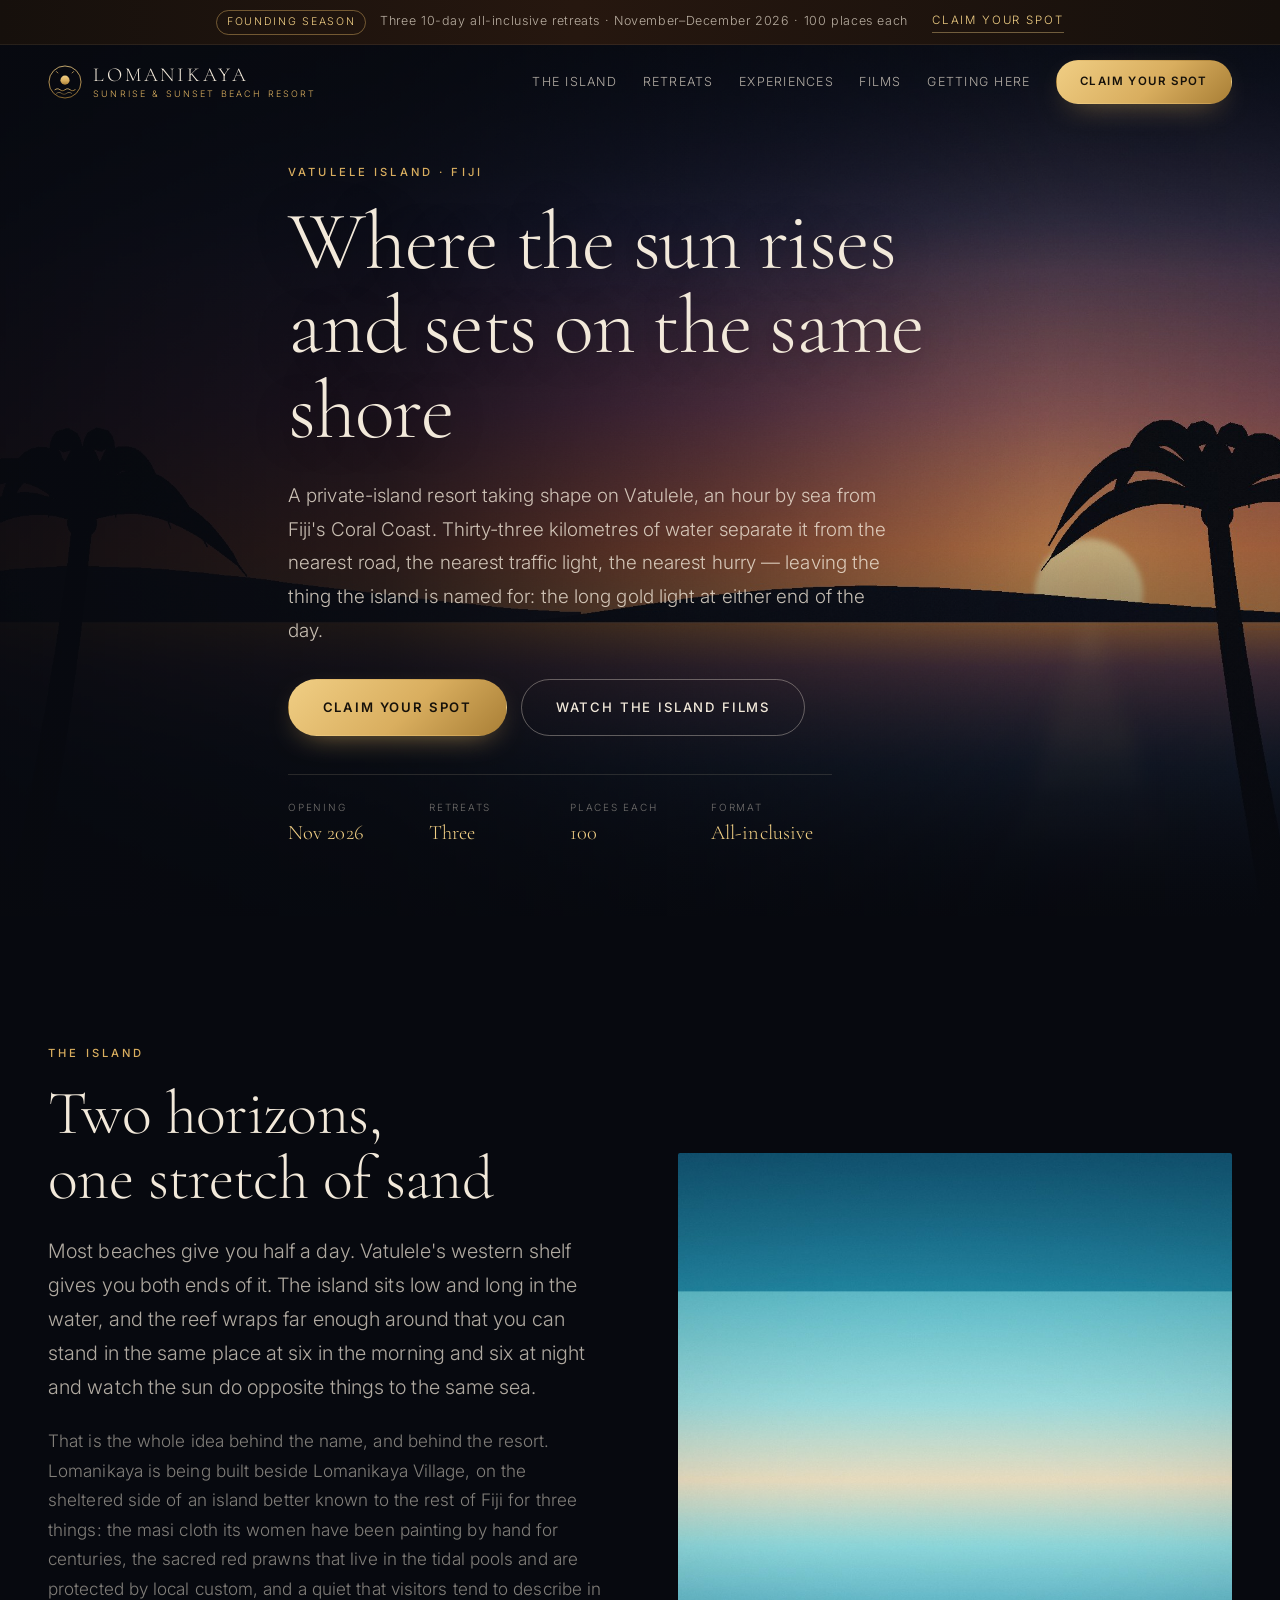
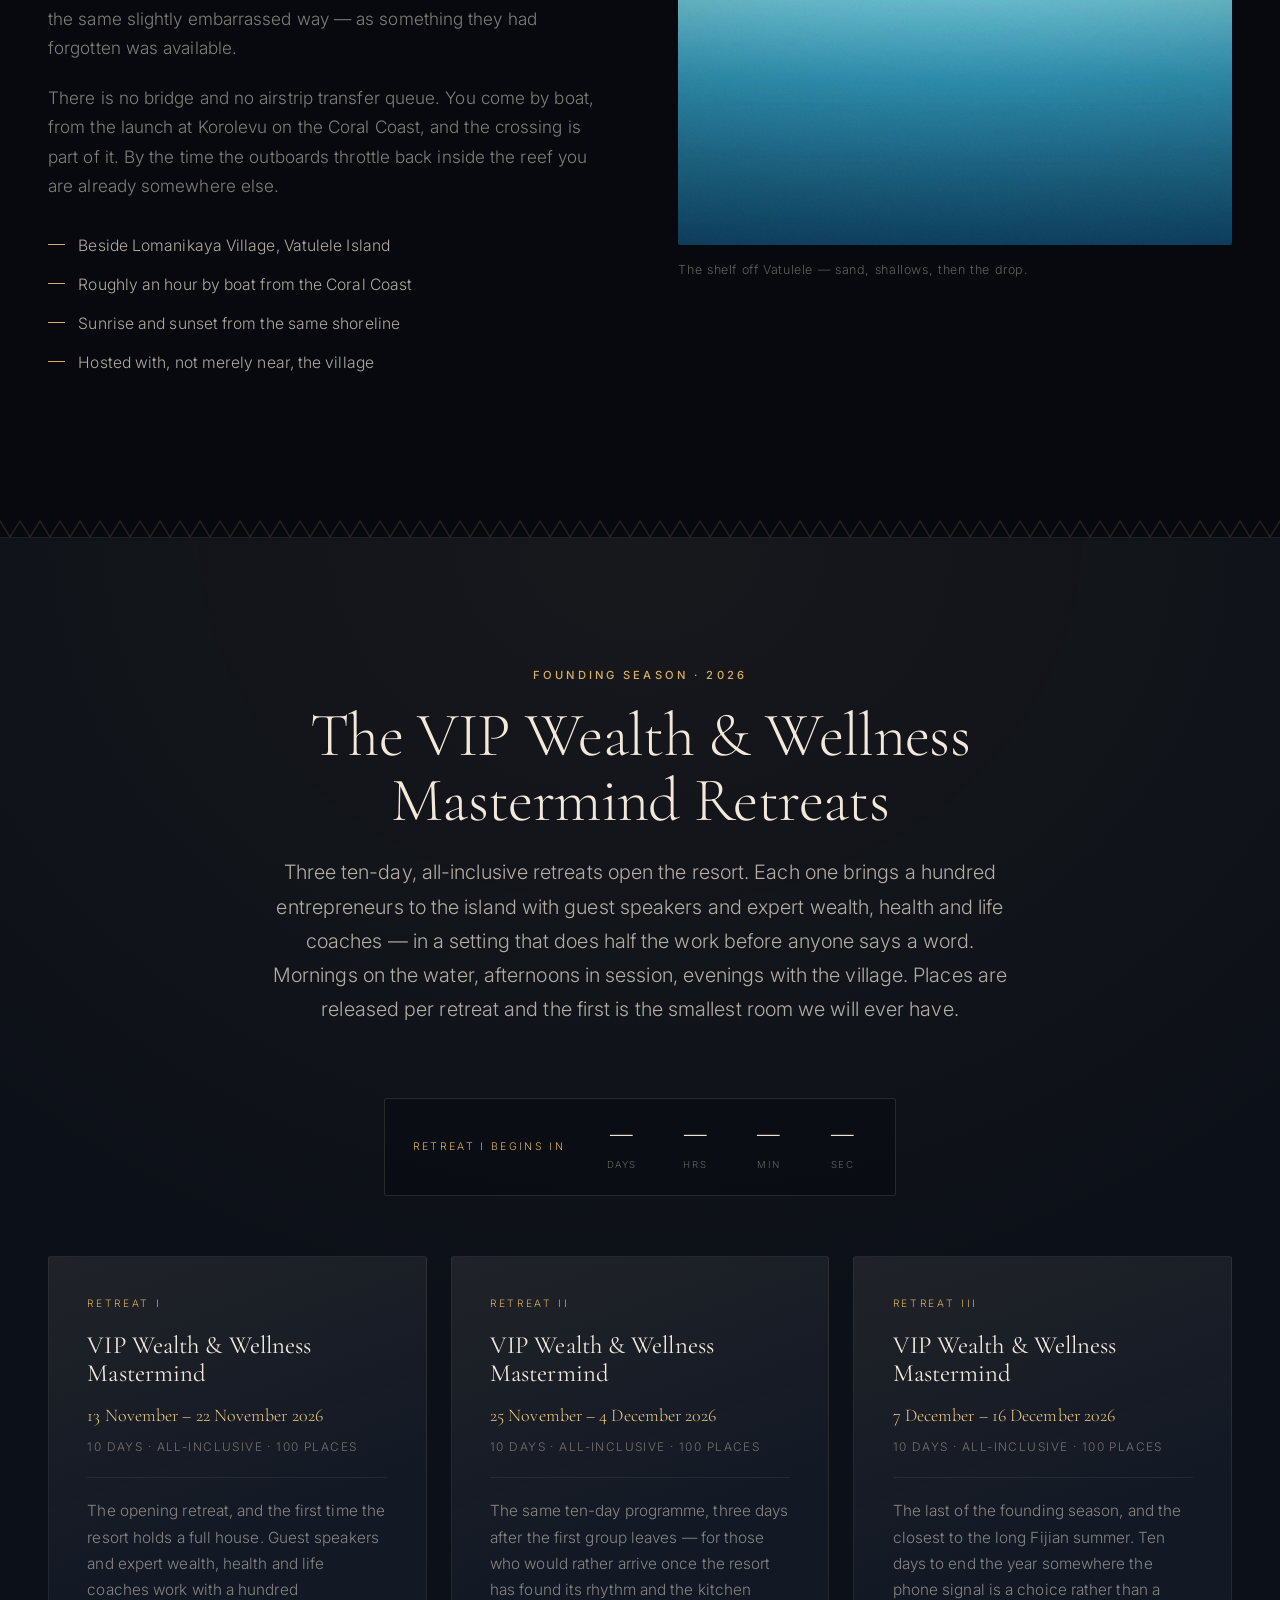
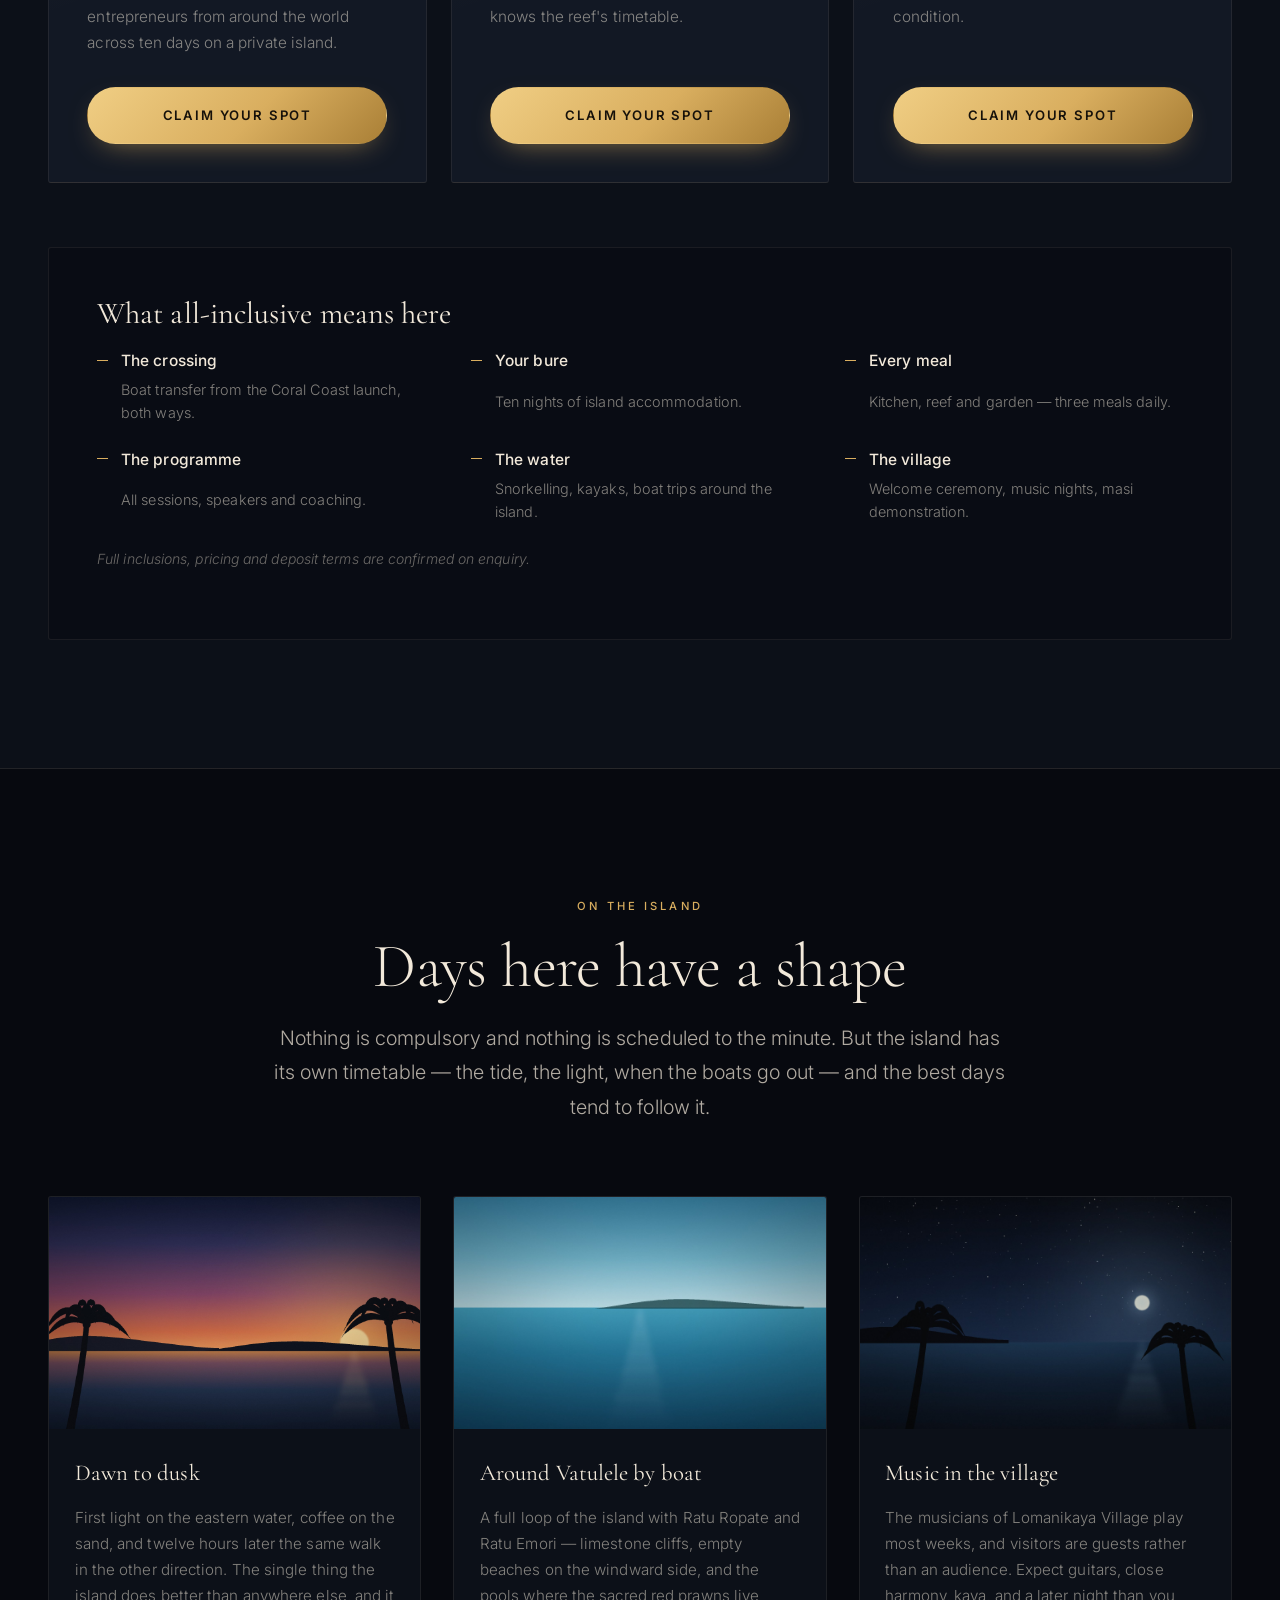
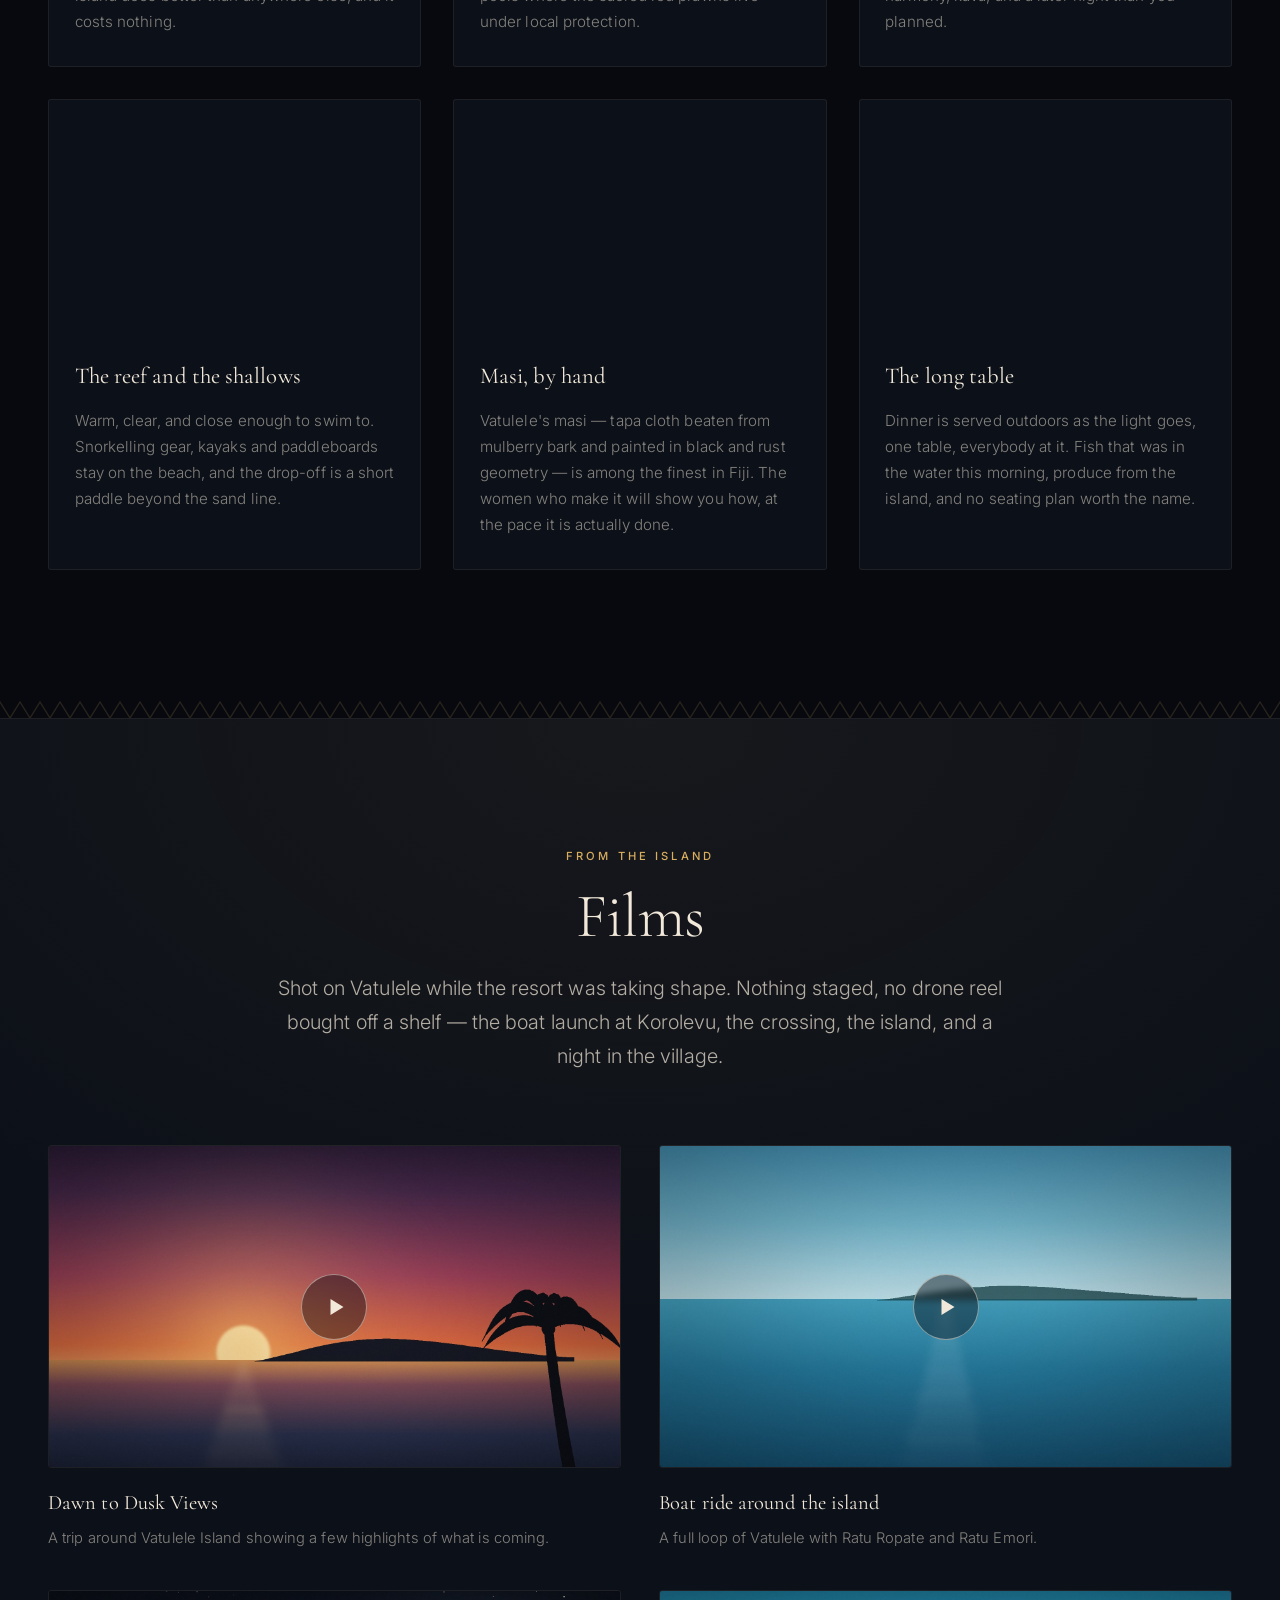
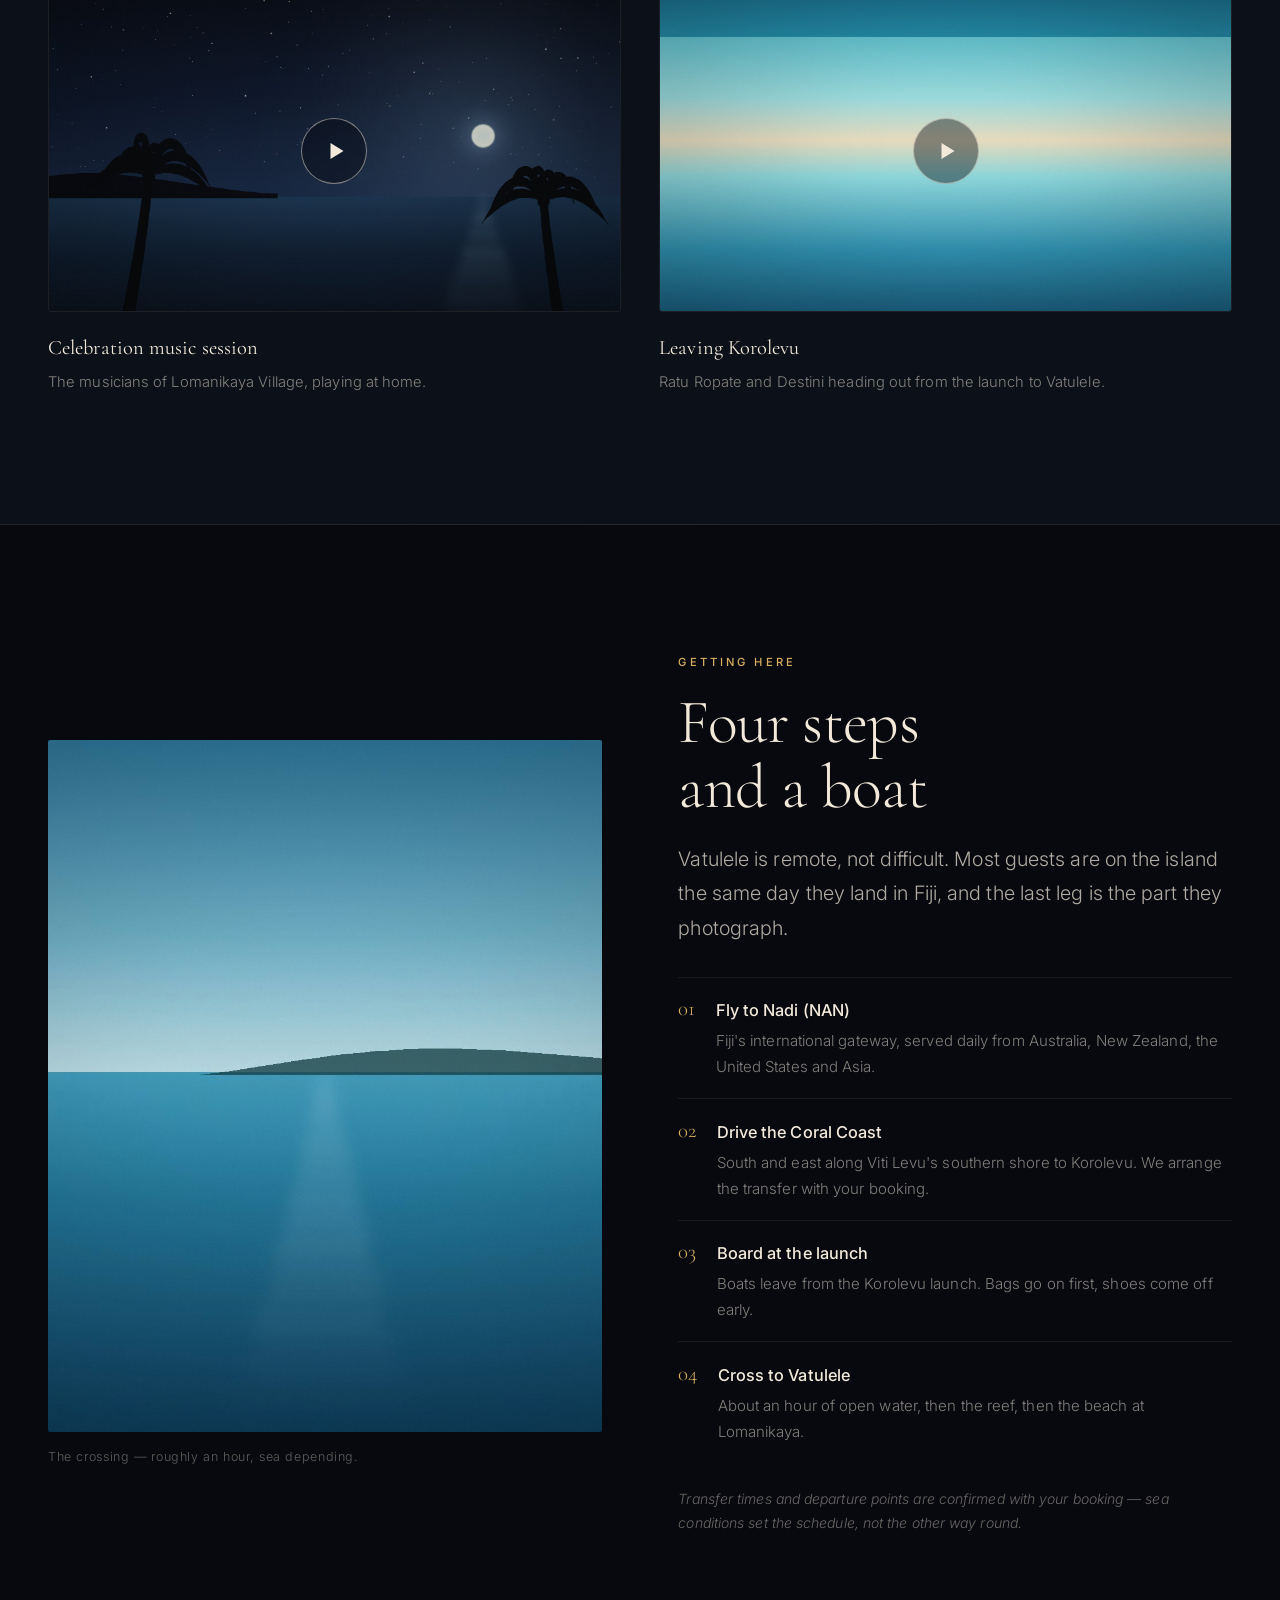
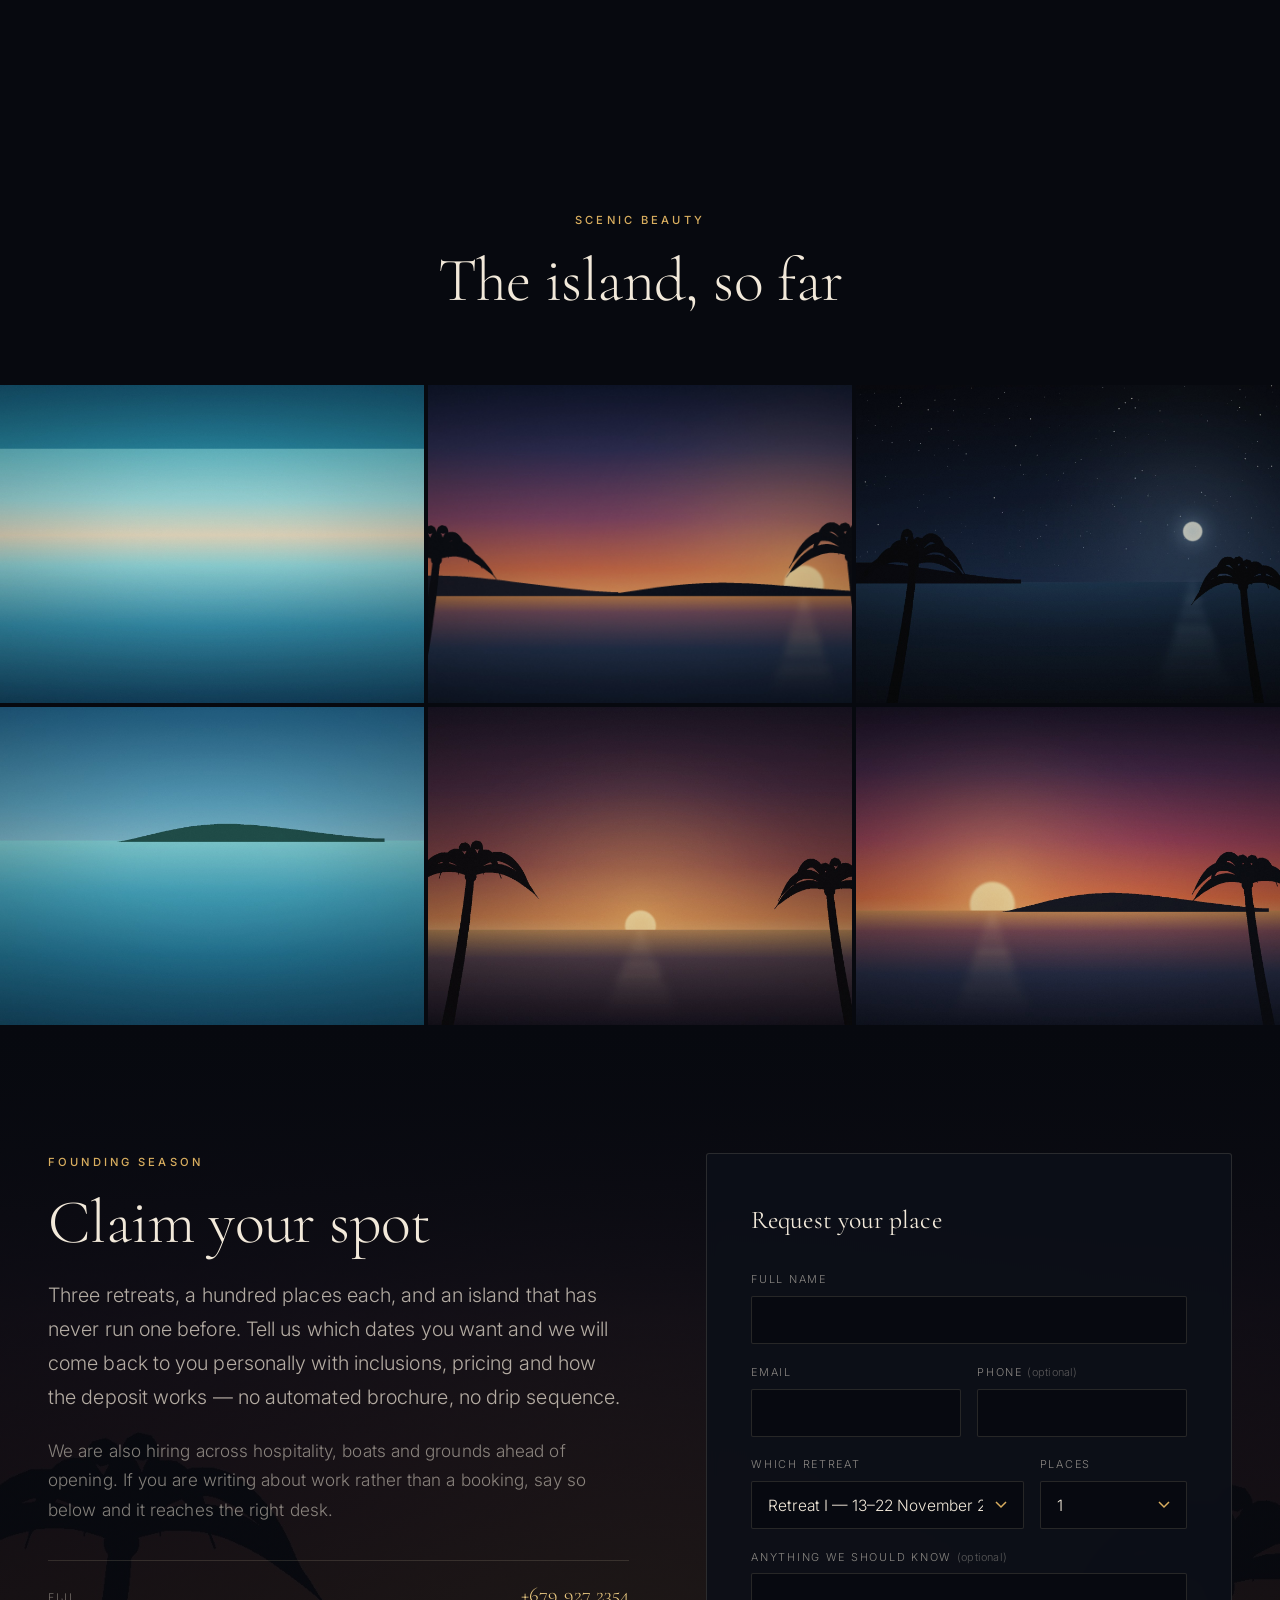
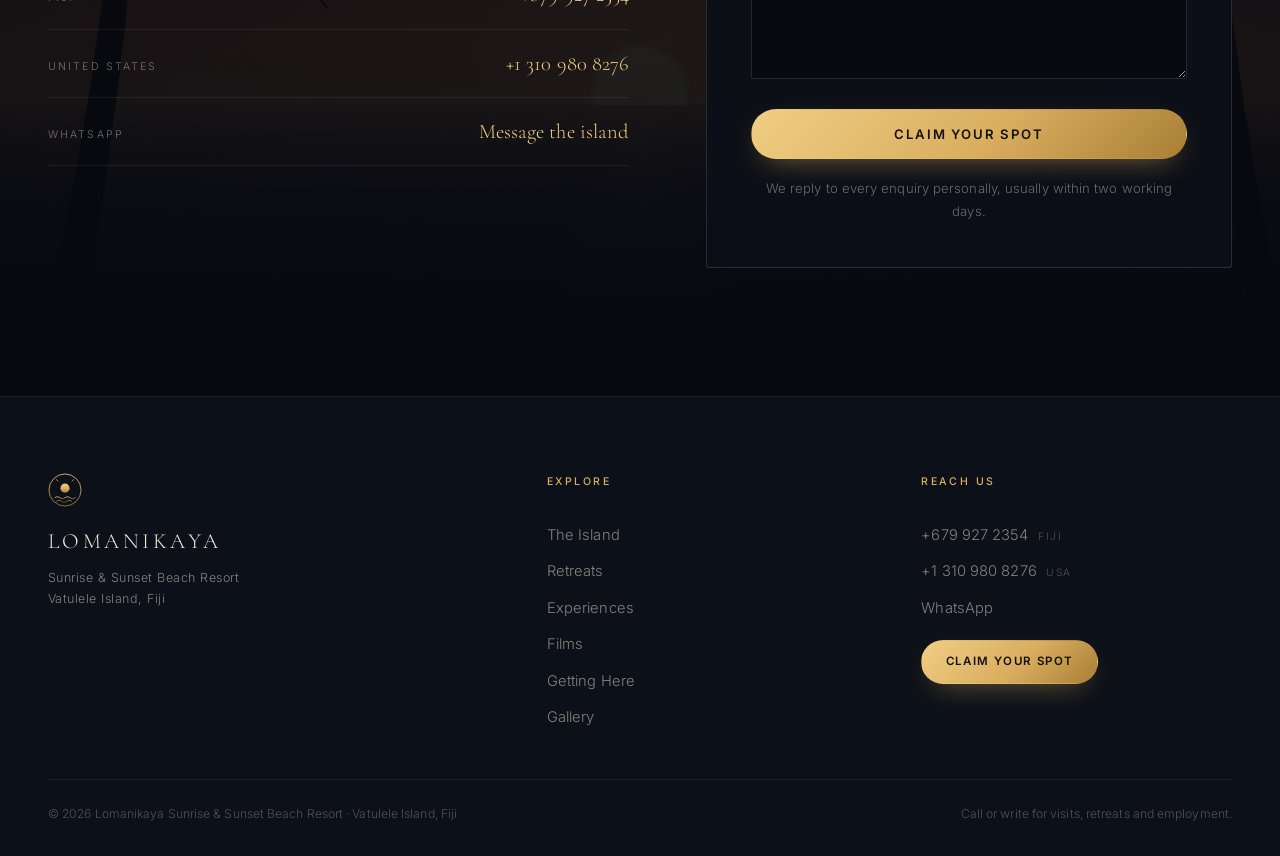
<file: index.html>
<!DOCTYPE html>
<html lang="en">
<head>
<meta charset="utf-8">
<meta name="viewport" content="width=device-width, initial-scale=1">
<title>Lomanikaya Sunrise &amp; Sunset Beach Resort — Vatulele Island, Fiji</title>
<meta name="description" content="A private-island retreat taking shape on Vatulele Island, Fiji. Three all-inclusive VIP Wealth &amp; Wellness Mastermind retreats, November–December 2026. 100 places each. Claim your spot.">
<meta name="theme-color" content="#07090F">
<link rel="canonical" href="https://lomanikayabeachresorts.com/">

<meta property="og:type" content="website">
<meta property="og:site_name" content="Lomanikaya Sunrise &amp; Sunset Beach Resort">
<meta property="og:title" content="Lomanikaya Sunrise &amp; Sunset Beach Resort — Vatulele Island, Fiji">
<meta property="og:description" content="Where the sun rises and sets on the same shore. Three all-inclusive VIP retreats on Vatulele Island, Fiji — November–December 2026.">
<meta property="og:url" content="https://lomanikayabeachresorts.com/">
<meta property="og:image" content="https://lomanikayabeachresorts.com/assets/img/og-card.jpg">
<meta property="og:image:width" content="1200">
<meta property="og:image:height" content="630">
<meta name="twitter:card" content="summary_large_image">

<link rel="icon" href="assets/img/favicon.svg" type="image/svg+xml">
<link rel="apple-touch-icon" href="assets/img/logo-mark.svg">

<link rel="preconnect" href="https://fonts.googleapis.com">
<link rel="preconnect" href="https://fonts.gstatic.com" crossorigin>
<link rel="preload" as="image" href="assets/img/hero-sunrise.jpg" media="(min-width: 861px)" fetchpriority="high">
<link rel="preload" as="image" href="assets/img/hero-sunrise-portrait.jpg" media="(max-width: 860px)" fetchpriority="high">
<link href="https://fonts.googleapis.com/css2?family=Cormorant+Garamond:ital,wght@0,300;0,400;0,500;0,600;1,300&family=Inter:wght@300;400;500;600&display=swap" rel="stylesheet">
<link rel="stylesheet" href="assets/css/site.css">
</head>

<body>
<a class="skip" href="#main">Skip to content</a>

<!-- ══ Announcement ═══════════════════════════════════════════════════ -->
<div class="ribbon" id="ribbon">
  <p>
    <span class="ribbon__tag">Founding season</span>
    Three 10-day all-inclusive retreats · November–December 2026 · 100 places each
  </p>
  <a class="ribbon__cta" href="#claim">Claim Your Spot</a>
</div>

<!-- ══ Header ═════════════════════════════════════════════════════════ -->
<header class="site-head" id="head">
  <div class="wrap site-head__inner">
    <a class="brand" href="#top" aria-label="Lomanikaya Sunrise and Sunset Beach Resort, home">
      <img class="brand__mark" src="assets/img/logo-mark.svg" alt="" width="34" height="34" decoding="async">
      <span class="brand__text">
        <span class="brand__name">Lomanikaya</span>
        <span class="brand__sub">Sunrise &amp; Sunset Beach Resort</span>
      </span>
    </a>

    <nav class="nav" id="nav" aria-label="Primary">
      <a href="#island">The Island</a>
      <a href="#retreats">Retreats</a>
      <a href="#experiences">Experiences</a>
      <a href="#films">Films</a>
      <a href="#visit">Getting Here</a>
      <a class="btn btn--gold btn--sm nav__cta" href="#claim">Claim Your Spot</a>
    </nav>

    <button class="burger" id="burger" aria-expanded="false" aria-controls="nav" aria-label="Menu">
      <span></span><span></span><span></span>
    </button>
  </div>
</header>

<main id="main">
<span id="top"></span>

<!-- ══ Hero ═══════════════════════════════════════════════════════════ -->
<section class="hero">
  <div class="hero__media">
    <picture>
      <source media="(max-width: 860px)" srcset="assets/img/hero-sunrise-portrait.jpg">
      <img src="assets/img/hero-sunrise.jpg" alt="First light over the reef at Vatulele Island" fetchpriority="high" decoding="async">
    </picture>
  </div>
  <div class="wrap hero__inner">
    <p class="eyebrow reveal">Vatulele Island · Fiji</p>
    <h1 class="hero__title reveal">Where the sun rises<br>and sets on the same shore</h1>
    <p class="hero__lede reveal">
      A private-island resort taking shape on Vatulele, an hour by sea from Fiji's Coral Coast.
      Thirty-three kilometres of water separate it from the nearest road, the nearest traffic
      light, the nearest hurry — leaving the thing the island is named for: the long gold light
      at either end of the day.
    </p>
    <div class="hero__actions reveal">
      <a class="btn btn--gold" href="#claim">Claim Your Spot</a>
      <a class="btn btn--ghost" href="#films">Watch the island films</a>
    </div>
    <dl class="hero__stats reveal">
      <div><dt>Opening</dt><dd>Nov 2026</dd></div>
      <div><dt>Retreats</dt><dd>Three</dd></div>
      <div><dt>Places each</dt><dd>100</dd></div>
      <div><dt>Format</dt><dd>All-inclusive</dd></div>
    </dl>
  </div>
</section>

<!-- ══ The island ═════════════════════════════════════════════════════ -->
<section class="section" id="island">
  <div class="wrap grid-2">
    <div class="reveal">
      <p class="eyebrow">The island</p>
      <h2 class="h2">Two horizons,<br>one stretch of sand</h2>
      <p class="lead">
        Most beaches give you half a day. Vatulele's western shelf gives you both ends of it.
        The island sits low and long in the water, and the reef wraps far enough around that
        you can stand in the same place at six in the morning and six at night and watch the
        sun do opposite things to the same sea.
      </p>
      <p>
        That is the whole idea behind the name, and behind the resort. Lomanikaya is being
        built beside Lomanikaya Village, on the sheltered side of an island better known to
        the rest of Fiji for three things: the masi cloth its women have been painting by hand
        for centuries, the sacred red prawns that live in the tidal pools and are protected by
        local custom, and a quiet that visitors tend to describe in the same slightly
        embarrassed way — as something they had forgotten was available.
      </p>
      <p>
        There is no bridge and no airstrip transfer queue. You come by boat, from the launch
        at Korolevu on the Coral Coast, and the crossing is part of it. By the time the
        outboards throttle back inside the reef you are already somewhere else.
      </p>
      <ul class="ticks">
        <li>Beside Lomanikaya Village, Vatulele Island</li>
        <li>Roughly an hour by boat from the Coral Coast</li>
        <li>Sunrise and sunset from the same shoreline</li>
        <li>Hosted with, not merely near, the village</li>
      </ul>
    </div>
    <figure class="figure reveal">
      <img src="assets/img/island-aerial.jpg" alt="Turquoise shallows giving way to the reef drop-off at Vatulele" loading="lazy" decoding="async">
      <figcaption>The shelf off Vatulele — sand, shallows, then the drop.</figcaption>
    </figure>
  </div>
</section>

<div class="rule" aria-hidden="true"></div>

<!-- ══ Retreats ═══════════════════════════════════════════════════════ -->
<section class="section section--tint" id="retreats">
  <div class="wrap">
    <header class="section-head reveal">
      <p class="eyebrow">Founding season · 2026</p>
      <h2 class="h2">The VIP Wealth &amp; Wellness<br>Mastermind Retreats</h2>
      <p class="lead lead--center">
        Three ten-day, all-inclusive retreats open the resort. Each one brings a hundred
        entrepreneurs to the island with guest speakers and expert wealth, health and life
        coaches — in a setting that does half the work before anyone says a word. Mornings on
        the water, afternoons in session, evenings with the village. Places are released per
        retreat and the first is the smallest room we will ever have.
      </p>
    </header>

    <div class="countdown reveal" id="countdown" data-target="2026-11-13T00:00:00+12:00" hidden>
      <p class="countdown__label">Retreat I begins in</p>
      <div class="countdown__cells">
        <div><strong data-cd="days">—</strong><span>days</span></div>
        <div><strong data-cd="hours">—</strong><span>hrs</span></div>
        <div><strong data-cd="minutes">—</strong><span>min</span></div>
        <div><strong data-cd="seconds">—</strong><span>sec</span></div>
      </div>
    </div>

    <div class="retreats">
      <article class="retreat reveal">
        <p class="retreat__num">Retreat I</p>
        <h3 class="retreat__title">VIP Wealth &amp; Wellness Mastermind</h3>
        <p class="retreat__dates"><time datetime="2026-11-13">13 November</time> – <time datetime="2026-11-22">22 November 2026</time></p>
        <p class="retreat__meta">10 days · All-inclusive · 100 places</p>
        <p class="retreat__body">
          The opening retreat, and the first time the resort holds a full house. Guest
          speakers and expert wealth, health and life coaches work with a hundred
          entrepreneurs from around the world across ten days on a private island.
        </p>
        <a class="btn btn--gold btn--full" href="#claim" data-retreat="Retreat I — 13–22 November 2026">Claim Your Spot</a>
      </article>

      <article class="retreat reveal">
        <p class="retreat__num">Retreat II</p>
        <h3 class="retreat__title">VIP Wealth &amp; Wellness Mastermind</h3>
        <p class="retreat__dates"><time datetime="2026-11-25">25 November</time> – <time datetime="2026-12-04">4 December 2026</time></p>
        <p class="retreat__meta">10 days · All-inclusive · 100 places</p>
        <p class="retreat__body">
          The same ten-day programme, three days after the first group leaves — for those who
          would rather arrive once the resort has found its rhythm and the kitchen knows the
          reef's timetable.
        </p>
        <a class="btn btn--gold btn--full" href="#claim" data-retreat="Retreat II — 25 November–4 December 2026">Claim Your Spot</a>
      </article>

      <article class="retreat reveal">
        <p class="retreat__num">Retreat III</p>
        <h3 class="retreat__title">VIP Wealth &amp; Wellness Mastermind</h3>
        <p class="retreat__dates"><time datetime="2026-12-07">7 December</time> – <time datetime="2026-12-16">16 December 2026</time></p>
        <p class="retreat__meta">10 days · All-inclusive · 100 places</p>
        <p class="retreat__body">
          The last of the founding season, and the closest to the long Fijian summer. Ten days
          to end the year somewhere the phone signal is a choice rather than a condition.
        </p>
        <a class="btn btn--gold btn--full" href="#claim" data-retreat="Retreat III — 7–16 December 2026">Claim Your Spot</a>
      </article>
    </div>

    <div class="included reveal">
      <h3 class="h3">What all-inclusive means here</h3>
      <ul class="included__list">
        <li><strong>The crossing</strong><span>Boat transfer from the Coral Coast launch, both ways.</span></li>
        <li><strong>Your bure</strong><span>Ten nights of island accommodation.</span></li>
        <li><strong>Every meal</strong><span>Kitchen, reef and garden — three meals daily.</span></li>
        <li><strong>The programme</strong><span>All sessions, speakers and coaching.</span></li>
        <li><strong>The water</strong><span>Snorkelling, kayaks, boat trips around the island.</span></li>
        <li><strong>The village</strong><span>Welcome ceremony, music nights, masi demonstration.</span></li>
      </ul>
      <p class="note">Full inclusions, pricing and deposit terms are confirmed on enquiry.</p>
    </div>
  </div>
</section>

<!-- ══ Experiences ════════════════════════════════════════════════════ -->
<section class="section" id="experiences">
  <div class="wrap">
    <header class="section-head reveal">
      <p class="eyebrow">On the island</p>
      <h2 class="h2">Days here have a shape</h2>
      <p class="lead lead--center">
        Nothing is compulsory and nothing is scheduled to the minute. But the island has its
        own timetable — the tide, the light, when the boats go out — and the best days tend to
        follow it.
      </p>
    </header>

    <div class="cards">
      <article class="card reveal">
        <div class="card__media"><img src="assets/img/hero-sunrise.jpg" alt="" loading="lazy" decoding="async"></div>
        <div class="card__body">
          <h3>Dawn to dusk</h3>
          <p>
            First light on the eastern water, coffee on the sand, and twelve hours later the
            same walk in the other direction. The single thing the island does better than
            anywhere else, and it costs nothing.
          </p>
        </div>
      </article>

      <article class="card reveal">
        <div class="card__media"><img src="assets/img/crossing.jpg" alt="" loading="lazy" decoding="async"></div>
        <div class="card__body">
          <h3>Around Vatulele by boat</h3>
          <p>
            A full loop of the island with Ratu Ropate and Ratu Emori — limestone cliffs, empty
            beaches on the windward side, and the pools where the sacred red prawns live under
            local protection.
          </p>
        </div>
      </article>

      <article class="card reveal">
        <div class="card__media"><img src="assets/img/night-village.jpg" alt="" loading="lazy" decoding="async"></div>
        <div class="card__body">
          <h3>Music in the village</h3>
          <p>
            The musicians of Lomanikaya Village play most weeks, and visitors are guests rather
            than an audience. Expect guitars, close harmony, kava, and a later night than you
            planned.
          </p>
        </div>
      </article>

      <article class="card reveal">
        <div class="card__media"><img src="assets/img/lagoon-reef.jpg" alt="" loading="lazy" decoding="async"></div>
        <div class="card__body">
          <h3>The reef and the shallows</h3>
          <p>
            Warm, clear, and close enough to swim to. Snorkelling gear, kayaks and paddleboards
            stay on the beach, and the drop-off is a short paddle beyond the sand line.
          </p>
        </div>
      </article>

      <article class="card reveal">
        <div class="card__media"><img src="assets/img/sunset-lagoon.jpg" alt="" loading="lazy" decoding="async"></div>
        <div class="card__body">
          <h3>Masi, by hand</h3>
          <p>
            Vatulele's masi — tapa cloth beaten from mulberry bark and painted in black and
            rust geometry — is among the finest in Fiji. The women who make it will show you
            how, at the pace it is actually done.
          </p>
        </div>
      </article>

      <article class="card reveal">
        <div class="card__media"><img src="assets/img/retreat-dusk.jpg" alt="" loading="lazy" decoding="async"></div>
        <div class="card__body">
          <h3>The long table</h3>
          <p>
            Dinner is served outdoors as the light goes, one table, everybody at it. Fish that
            was in the water this morning, produce from the island, and no seating plan worth
            the name.
          </p>
        </div>
      </article>
    </div>
  </div>
</section>

<div class="rule" aria-hidden="true"></div>

<!-- ══ Films ══════════════════════════════════════════════════════════ -->
<section class="section section--tint" id="films">
  <div class="wrap">
    <header class="section-head reveal">
      <p class="eyebrow">From the island</p>
      <h2 class="h2">Films</h2>
      <p class="lead lead--center">
        Shot on Vatulele while the resort was taking shape. Nothing staged, no drone reel bought
        off a shelf — the boat launch at Korolevu, the crossing, the island, and a night in the
        village.
      </p>
    </header>

    <!--
      Each tile loads YouTube only after a click, so the page stays fast and no
      tracking cookies are set before the visitor asks for them.
      Replace data-yt with the 11-character YouTube video ID for each film.
    -->
    <div class="films">
      <figure class="film reveal">
        <button class="film__play" data-yt="REPLACE_ID_1" data-title="Lomanikaya Sunrise and Sunset Beach Resort">
          <img src="assets/img/sunset-lagoon.jpg" alt="" loading="lazy" decoding="async">
          <span class="film__icon" aria-hidden="true"></span>
          <span class="sr">Play: Dawn to Dusk Views</span>
        </button>
        <figcaption>
          <h3>Dawn to Dusk Views</h3>
          <p>A trip around Vatulele Island showing a few highlights of what is coming.</p>
        </figcaption>
      </figure>

      <figure class="film reveal">
        <button class="film__play" data-yt="REPLACE_ID_2" data-title="Lomanikaya boat ride">
          <img src="assets/img/crossing.jpg" alt="" loading="lazy" decoding="async">
          <span class="film__icon" aria-hidden="true"></span>
          <span class="sr">Play: Boat ride around Vatulele Island</span>
        </button>
        <figcaption>
          <h3>Boat ride around the island</h3>
          <p>A full loop of Vatulele with Ratu Ropate and Ratu Emori.</p>
        </figcaption>
      </figure>

      <figure class="film reveal">
        <button class="film__play" data-yt="REPLACE_ID_3" data-title="Lomanikaya Music session">
          <img src="assets/img/night-village.jpg" alt="" loading="lazy" decoding="async">
          <span class="film__icon" aria-hidden="true"></span>
          <span class="sr">Play: Lomanikaya celebration music session</span>
        </button>
        <figcaption>
          <h3>Celebration music session</h3>
          <p>The musicians of Lomanikaya Village, playing at home.</p>
        </figcaption>
      </figure>

      <figure class="film reveal">
        <button class="film__play" data-yt="REPLACE_ID_4" data-title="Vatulele boat launch">
          <img src="assets/img/island-aerial.jpg" alt="" loading="lazy" decoding="async">
          <span class="film__icon" aria-hidden="true"></span>
          <span class="sr">Play: Leaving the boat launch at Korolevu</span>
        </button>
        <figcaption>
          <h3>Leaving Korolevu</h3>
          <p>Ratu Ropate and Destini heading out from the launch to Vatulele.</p>
        </figcaption>
      </figure>
    </div>
  </div>
</section>

<!-- ══ Getting here ═══════════════════════════════════════════════════ -->
<section class="section" id="visit">
  <div class="wrap grid-2 grid-2--flip">
    <figure class="figure reveal">
      <img src="assets/img/crossing.jpg" alt="Open water on the crossing from the Coral Coast to Vatulele" loading="lazy" decoding="async">
      <figcaption>The crossing — roughly an hour, sea depending.</figcaption>
    </figure>
    <div class="reveal">
      <p class="eyebrow">Getting here</p>
      <h2 class="h2">Four steps<br>and a boat</h2>
      <p class="lead">
        Vatulele is remote, not difficult. Most guests are on the island the same day they land
        in Fiji, and the last leg is the part they photograph.
      </p>
      <ol class="steps">
        <li>
          <strong>Fly to Nadi (NAN)</strong>
          <span>Fiji's international gateway, served daily from Australia, New Zealand, the United States and Asia.</span>
        </li>
        <li>
          <strong>Drive the Coral Coast</strong>
          <span>South and east along Viti Levu's southern shore to Korolevu. We arrange the transfer with your booking.</span>
        </li>
        <li>
          <strong>Board at the launch</strong>
          <span>Boats leave from the Korolevu launch. Bags go on first, shoes come off early.</span>
        </li>
        <li>
          <strong>Cross to Vatulele</strong>
          <span>About an hour of open water, then the reef, then the beach at Lomanikaya.</span>
        </li>
      </ol>
      <p class="note">
        Transfer times and departure points are confirmed with your booking — sea conditions
        set the schedule, not the other way round.
      </p>
    </div>
  </div>
</section>

<!-- ══ Gallery ════════════════════════════════════════════════════════ -->
<section class="section section--flush" id="gallery">
  <div class="wrap section-head reveal">
    <p class="eyebrow">Scenic beauty</p>
    <h2 class="h2">The island, so far</h2>
  </div>
  <div class="gallery">
    <figure class="gallery__item reveal"><img src="assets/img/island-aerial.jpg" alt="Shallows and reef seen from above" loading="lazy" decoding="async"></figure>
    <figure class="gallery__item reveal"><img src="assets/img/hero-sunrise.jpg" alt="Sunrise over the water" loading="lazy" decoding="async"></figure>
    <figure class="gallery__item reveal"><img src="assets/img/night-village.jpg" alt="Moonlight on the sea at night" loading="lazy" decoding="async"></figure>
    <figure class="gallery__item reveal"><img src="assets/img/lagoon-reef.jpg" alt="Clear water over the reef" loading="lazy" decoding="async"></figure>
    <figure class="gallery__item reveal"><img src="assets/img/retreat-dusk.jpg" alt="Dusk over the beach" loading="lazy" decoding="async"></figure>
    <figure class="gallery__item reveal"><img src="assets/img/sunset-lagoon.jpg" alt="Sunset behind the island" loading="lazy" decoding="async"></figure>
  </div>
</section>

<!-- ══ Claim your spot ════════════════════════════════════════════════ -->
<section class="section claim" id="claim">
  <div class="claim__bg" aria-hidden="true">
    <img src="assets/img/retreat-dusk.jpg" alt="" loading="lazy" decoding="async">
  </div>
  <div class="wrap claim__inner">
    <div class="claim__copy reveal">
      <p class="eyebrow">Founding season</p>
      <h2 class="h2">Claim your spot</h2>
      <p class="lead">
        Three retreats, a hundred places each, and an island that has never run one before.
        Tell us which dates you want and we will come back to you personally with inclusions,
        pricing and how the deposit works — no automated brochure, no drip sequence.
      </p>
      <p>
        We are also hiring across hospitality, boats and grounds ahead of opening. If you are
        writing about work rather than a booking, say so below and it reaches the right desk.
      </p>

      <div class="contact-block">
        <a class="contact-row" href="tel:+6799272354">
          <span class="contact-row__k">Fiji</span>
          <span class="contact-row__v">+679 927 2354</span>
        </a>
        <a class="contact-row" href="tel:+13109808276">
          <span class="contact-row__k">United States</span>
          <span class="contact-row__v">+1 310 980 8276</span>
        </a>
        <a class="contact-row" href="https://wa.me/6799272354" target="_blank" rel="noopener">
          <span class="contact-row__k">WhatsApp</span>
          <span class="contact-row__v">Message the island</span>
        </a>
      </div>
    </div>

    <!--
      The form composes a pre-filled email in the visitor's mail client so it works
      on plain static hosting today. To capture submissions server-side instead,
      put your endpoint URL in data-endpoint (Formspree, Netlify Forms, your CRM)
      and the script will POST to it and show the thank-you state without leaving
      the page.
    -->
    <form class="form reveal" id="claim-form" data-endpoint="" data-mailto="info@lomanikayabeachresorts.com" novalidate>
      <h3 class="form__title">Request your place</h3>

      <div class="field">
        <label for="f-name">Full name</label>
        <input id="f-name" name="name" type="text" autocomplete="name" required>
      </div>

      <div class="field-row">
        <div class="field">
          <label for="f-email">Email</label>
          <input id="f-email" name="email" type="email" autocomplete="email" required>
        </div>
        <div class="field">
          <label for="f-phone">Phone <span class="opt">(optional)</span></label>
          <input id="f-phone" name="phone" type="tel" autocomplete="tel">
        </div>
      </div>

      <div class="field-row field-row--wide">
        <div class="field">
          <label for="f-retreat">Which retreat</label>
          <select id="f-retreat" name="retreat">
            <option>Retreat I — 13–22 November 2026</option>
            <option>Retreat II — 25 November–4 December 2026</option>
            <option>Retreat III — 7–16 December 2026</option>
            <option>Flexible — advise me</option>
            <option>Not a retreat — general enquiry</option>
            <option>Employment enquiry</option>
          </select>
        </div>
        <div class="field">
          <label for="f-guests">Places</label>
          <select id="f-guests" name="guests">
            <option>1</option><option>2</option><option>3</option>
            <option>4</option><option>5+</option>
          </select>
        </div>
      </div>

      <div class="field">
        <label for="f-message">Anything we should know <span class="opt">(optional)</span></label>
        <textarea id="f-message" name="message" rows="4"></textarea>
      </div>

      <button class="btn btn--gold btn--full" type="submit">Claim Your Spot</button>
      <p class="form__note" id="form-note" role="status" aria-live="polite">
        We reply to every enquiry personally, usually within two working days.
      </p>
    </form>
  </div>
</section>

</main>

<!-- ══ Footer ═════════════════════════════════════════════════════════ -->
<footer class="site-foot">
  <div class="wrap site-foot__inner">
    <div class="site-foot__brand">
      <img class="brand__mark" src="assets/img/logo-mark.svg" alt="" width="30" height="30" loading="lazy" decoding="async">
      <p class="brand__name">Lomanikaya</p>
      <p class="brand__sub">Sunrise &amp; Sunset Beach Resort<br>Vatulele Island, Fiji</p>
    </div>

    <nav class="site-foot__nav" aria-label="Footer">
      <h2>Explore</h2>
      <a href="#island">The Island</a>
      <a href="#retreats">Retreats</a>
      <a href="#experiences">Experiences</a>
      <a href="#films">Films</a>
      <a href="#visit">Getting Here</a>
      <a href="#gallery">Gallery</a>
    </nav>

    <div class="site-foot__contact">
      <h2>Reach us</h2>
      <a href="tel:+6799272354">+679 927 2354 <span>Fiji</span></a>
      <a href="tel:+13109808276">+1 310 980 8276 <span>USA</span></a>
      <a href="https://wa.me/6799272354" target="_blank" rel="noopener">WhatsApp</a>
      <a class="btn btn--gold btn--sm" href="#claim">Claim Your Spot</a>
    </div>
  </div>
  <div class="wrap site-foot__base">
    <p>© <span id="year">2026</span> Lomanikaya Sunrise &amp; Sunset Beach Resort · Vatulele Island, Fiji</p>
    <p>Call or write for visits, retreats and employment.</p>
  </div>
</footer>

<!-- Sticky call-to-action for small screens -->
<div class="dock" id="dock">
  <a class="dock__call" href="tel:+6799272354">Call</a>
  <a class="dock__cta" href="#claim">Claim Your Spot</a>
</div>

<script type="application/ld+json">
{
  "@context": "https://schema.org",
  "@type": "Resort",
  "name": "Lomanikaya Sunrise & Sunset Beach Resort",
  "url": "https://lomanikayabeachresorts.com/",
  "image": "https://lomanikayabeachresorts.com/assets/img/og-card.jpg",
  "description": "A private-island resort on Vatulele Island, Fiji, opening with three all-inclusive VIP Wealth & Wellness Mastermind retreats in November and December 2026.",
  "address": {
    "@type": "PostalAddress",
    "addressLocality": "Lomanikaya Village, Vatulele Island",
    "addressCountry": "FJ"
  },
  "telephone": "+679-927-2354",
  "event": [
    {
      "@type": "Event",
      "name": "VIP Wealth & Wellness Mastermind Series Retreat I",
      "startDate": "2026-11-13",
      "endDate": "2026-11-22",
      "eventAttendanceMode": "https://schema.org/OfflineEventAttendanceMode",
      "location": { "@type": "Place", "name": "Lomanikaya Sunrise & Sunset Beach Resort, Vatulele Island, Fiji" },
      "description": "A ten-day all-inclusive retreat on Vatulele Island with guest speakers and expert wealth, health and life coaches, for 100 entrepreneurs."
    },
    {
      "@type": "Event",
      "name": "VIP Wealth & Wellness Mastermind Series Retreat II",
      "startDate": "2026-11-25",
      "endDate": "2026-12-04",
      "eventAttendanceMode": "https://schema.org/OfflineEventAttendanceMode",
      "location": { "@type": "Place", "name": "Lomanikaya Sunrise & Sunset Beach Resort, Vatulele Island, Fiji" },
      "description": "A ten-day all-inclusive retreat on Vatulele Island with guest speakers and expert wealth, health and life coaches, for 100 entrepreneurs."
    },
    {
      "@type": "Event",
      "name": "VIP Wealth & Wellness Mastermind Series Retreat III",
      "startDate": "2026-12-07",
      "endDate": "2026-12-16",
      "eventAttendanceMode": "https://schema.org/OfflineEventAttendanceMode",
      "location": { "@type": "Place", "name": "Lomanikaya Sunrise & Sunset Beach Resort, Vatulele Island, Fiji" },
      "description": "A ten-day all-inclusive retreat on Vatulele Island with guest speakers and expert wealth, health and life coaches, for 100 entrepreneurs."
    }
  ]
}
</script>

<script src="assets/js/site.js" defer></script>
</body>
</html>
</file>
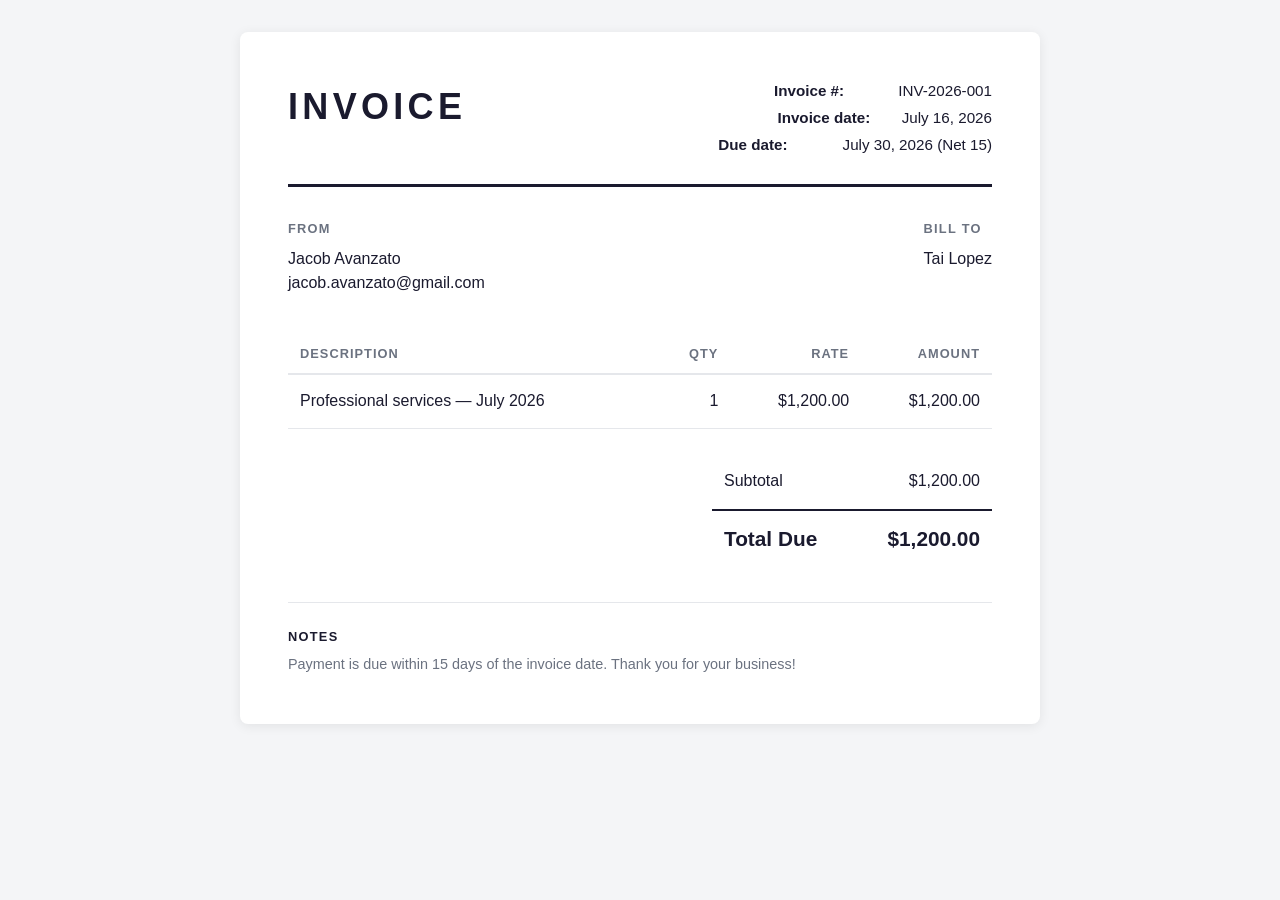
<file: invoices/invoice-tai-lopez-2026-07-16.html>
<!doctype html>
<html lang="en">
<head>
<meta charset="utf-8">
<meta name="viewport" content="width=device-width, initial-scale=1">
<title>Invoice — Tai Lopez — July 16, 2026</title>
<style>
  * { margin: 0; padding: 0; box-sizing: border-box; }
  body {
    font-family: "Helvetica Neue", Helvetica, Arial, sans-serif;
    color: #1a1a2e;
    background: #f4f5f7;
    padding: 2rem 1rem;
    line-height: 1.5;
  }
  .invoice {
    max-width: 800px;
    margin: 0 auto;
    background: #fff;
    padding: 3rem;
    border-radius: 8px;
    box-shadow: 0 2px 12px rgba(0,0,0,0.08);
  }
  header {
    display: flex;
    justify-content: space-between;
    align-items: flex-start;
    border-bottom: 3px solid #1a1a2e;
    padding-bottom: 1.5rem;
    margin-bottom: 2rem;
    gap: 1rem;
    flex-wrap: wrap;
  }
  h1 {
    font-size: 2.25rem;
    letter-spacing: 0.12em;
    text-transform: uppercase;
  }
  .invoice-meta { text-align: right; font-size: 0.95rem; }
  .invoice-meta div { margin-bottom: 0.25rem; }
  .invoice-meta strong { display: inline-block; min-width: 7.5rem; text-align: left; }
  .parties {
    display: flex;
    justify-content: space-between;
    gap: 2rem;
    margin-bottom: 2.5rem;
    flex-wrap: wrap;
  }
  .party h2 {
    font-size: 0.8rem;
    text-transform: uppercase;
    letter-spacing: 0.1em;
    color: #6b7280;
    margin-bottom: 0.5rem;
  }
  .party p { font-size: 1rem; }
  table {
    width: 100%;
    border-collapse: collapse;
    margin-bottom: 2rem;
  }
  th {
    text-align: left;
    font-size: 0.8rem;
    text-transform: uppercase;
    letter-spacing: 0.08em;
    color: #6b7280;
    border-bottom: 2px solid #e5e7eb;
    padding: 0.6rem 0.75rem;
  }
  th.amount, td.amount { text-align: right; }
  td {
    padding: 0.9rem 0.75rem;
    border-bottom: 1px solid #e5e7eb;
    font-size: 1rem;
  }
  .totals {
    margin-left: auto;
    width: 280px;
  }
  .totals .row {
    display: flex;
    justify-content: space-between;
    padding: 0.5rem 0.75rem;
    font-size: 1rem;
  }
  .totals .row.total {
    border-top: 2px solid #1a1a2e;
    margin-top: 0.5rem;
    padding-top: 0.75rem;
    font-size: 1.3rem;
    font-weight: 700;
  }
  .notes {
    margin-top: 2.5rem;
    padding-top: 1.5rem;
    border-top: 1px solid #e5e7eb;
    font-size: 0.9rem;
    color: #6b7280;
  }
  .notes h2 {
    font-size: 0.8rem;
    text-transform: uppercase;
    letter-spacing: 0.1em;
    margin-bottom: 0.5rem;
    color: #1a1a2e;
  }
  @media print {
    body { background: #fff; padding: 0; }
    .invoice { box-shadow: none; border-radius: 0; padding: 1.5rem; }
  }
</style>
</head>
<body>
  <div class="invoice">
    <header>
      <div>
        <h1>Invoice</h1>
      </div>
      <div class="invoice-meta">
        <div><strong>Invoice #:</strong> INV-2026-001</div>
        <div><strong>Invoice date:</strong> July 16, 2026</div>
        <div><strong>Due date:</strong> July 30, 2026 (Net 15)</div>
      </div>
    </header>

    <div class="parties">
      <div class="party">
        <h2>From</h2>
        <p>Jacob Avanzato</p>
        <p>jacob.avanzato@gmail.com</p>
      </div>
      <div class="party">
        <h2>Bill To</h2>
        <p>Tai Lopez</p>
      </div>
    </div>

    <table>
      <thead>
        <tr>
          <th>Description</th>
          <th class="amount">Qty</th>
          <th class="amount">Rate</th>
          <th class="amount">Amount</th>
        </tr>
      </thead>
      <tbody>
        <tr>
          <td>Professional services — July 2026</td>
          <td class="amount">1</td>
          <td class="amount">$1,200.00</td>
          <td class="amount">$1,200.00</td>
        </tr>
      </tbody>
    </table>

    <div class="totals">
      <div class="row"><span>Subtotal</span><span>$1,200.00</span></div>
      <div class="row total"><span>Total Due</span><span>$1,200.00</span></div>
    </div>

    <div class="notes">
      <h2>Notes</h2>
      <p>Payment is due within 15 days of the invoice date. Thank you for your business!</p>
    </div>
  </div>
</body>
</html>
</file>
<file: assets/css/site.css>
/* ==========================================================================
   Lomanikaya Sunrise & Sunset Beach Resort
   Single stylesheet — no framework, no build step.

   Contents
     1. Tokens
     2. Reset & base
     3. Typography helpers
     4. Buttons
     5. Ribbon, header, nav
     6. Hero
     7. Sections & layout
     8. Retreats
     9. Cards, films, gallery
    10. Claim / form
    11. Footer & mobile dock
    12. Motion & reveal
    13. Responsive
   ========================================================================== */

/* 1. Tokens ─────────────────────────────────────────────────────────────── */
:root {
  --ink:        #07090f;
  --ink-2:      #0c1018;
  --ink-3:      #121824;
  --line:       rgba(233, 216, 186, 0.14);
  --line-soft:  rgba(233, 216, 186, 0.08);

  --sand:       #f2e9da;
  --sand-dim:   rgba(242, 233, 218, 0.72);
  --sand-faint: rgba(242, 233, 218, 0.52);

  --gold:       #d9ae5f;
  --gold-lift:  #f0ce84;
  --gold-deep:  #a97f36;
  --ember:      #e8703c;

  --maxw: 1200px;
  --gut: clamp(1.25rem, 4vw, 3rem);

  --serif: "Cormorant Garamond", "Iowan Old Style", Georgia, "Times New Roman", serif;
  --sans:  "Inter", -apple-system, BlinkMacSystemFont, "Segoe UI", Roboto, Helvetica, Arial, sans-serif;

  --ease: cubic-bezier(0.22, 0.61, 0.36, 1);

  /* Masi / tapa-inspired chevron band, used at low opacity as a divider. */
  --tapa: url("data:image/svg+xml,%3Csvg xmlns='http://www.w3.org/2000/svg' width='60' height='20' viewBox='0 0 60 20'%3E%3Cpath d='M0 20 10 4 20 20 30 4 40 20 50 4 60 20' fill='none' stroke='%23d9ae5f' stroke-width='1.4'/%3E%3C/svg%3E");
}

/* 2. Reset & base ───────────────────────────────────────────────────────── */
*, *::before, *::after { box-sizing: border-box; }

html {
  scroll-behavior: smooth;
  /* keeps anchored sections clear of the fixed header */
  scroll-padding-top: 5.5rem;
  -webkit-text-size-adjust: 100%;
}

body {
  margin: 0;
  background: var(--ink);
  color: var(--sand);
  font-family: var(--sans);
  font-size: clamp(1rem, 0.96rem + 0.2vw, 1.075rem);
  font-weight: 300;
  line-height: 1.72;
  letter-spacing: 0.005em;
  -webkit-font-smoothing: antialiased;
  overflow-x: hidden;
}

body.is-locked { overflow: hidden; }

img { max-width: 100%; height: auto; display: block; }

a { color: inherit; }

:focus-visible {
  outline: 2px solid var(--gold-lift);
  outline-offset: 3px;
  border-radius: 2px;
}

.sr, .skip:not(:focus) {
  position: absolute; width: 1px; height: 1px;
  padding: 0; margin: -1px; overflow: hidden;
  clip: rect(0 0 0 0); white-space: nowrap; border: 0;
}

.skip {
  position: fixed; z-index: 200; top: 0.75rem; left: 0.75rem;
  background: var(--gold); color: #14100a;
  padding: 0.6rem 1rem; border-radius: 3px;
  font-weight: 500; text-decoration: none;
}

.wrap {
  width: min(100% - (var(--gut) * 2), var(--maxw));
  margin-inline: auto;
}

/* 3. Typography ─────────────────────────────────────────────────────────── */
.eyebrow {
  font-size: 0.7rem;
  letter-spacing: 0.28em;
  text-transform: uppercase;
  color: var(--gold);
  font-weight: 500;
  margin: 0 0 1.1rem;
}

.h2 {
  font-family: var(--serif);
  font-weight: 300;
  font-size: clamp(2.1rem, 1.4rem + 3.1vw, 3.9rem);
  line-height: 1.05;
  letter-spacing: -0.01em;
  margin: 0 0 1.4rem;
  color: var(--sand);
}

.h3 {
  font-family: var(--serif);
  font-weight: 400;
  font-size: clamp(1.4rem, 1.2rem + 0.9vw, 1.9rem);
  line-height: 1.2;
  margin: 0 0 1rem;
}

.lead {
  font-size: clamp(1.06rem, 1rem + 0.35vw, 1.24rem);
  line-height: 1.72;
  color: var(--sand-dim);
  margin: 0 0 1.35rem;
}

.lead--center { max-width: 62ch; margin-inline: auto; }

p { margin: 0 0 1.25rem; color: var(--sand-faint); }
.lead + p, p + p { color: var(--sand-faint); }

.note {
  font-size: 0.875rem;
  color: rgba(242, 233, 218, 0.42);
  font-style: italic;
}

.section-head { text-align: center; margin-bottom: clamp(2.75rem, 6vw, 4.5rem); }

.ticks { list-style: none; padding: 0; margin: 2rem 0 0; }
.ticks li {
  position: relative;
  padding-left: 1.9rem;
  margin-bottom: 0.75rem;
  color: var(--sand-dim);
  font-size: 0.98rem;
}
.ticks li::before {
  content: "";
  position: absolute; left: 0; top: 0.72em;
  width: 1.05rem; height: 1px;
  background: var(--gold);
}

/* 4. Buttons ────────────────────────────────────────────────────────────── */
.btn {
  --btn-bg: transparent;
  --btn-fg: var(--sand);
  --btn-bd: var(--line);
  display: inline-flex;
  align-items: center;
  justify-content: center;
  gap: 0.6rem;
  padding: 1rem 2.1rem;
  background: var(--btn-bg);
  color: var(--btn-fg);
  border: 1px solid var(--btn-bd);
  border-radius: 999px;
  font-family: var(--sans);
  font-size: 0.82rem;
  font-weight: 500;
  letter-spacing: 0.14em;
  text-transform: uppercase;
  text-decoration: none;
  cursor: pointer;
  transition: transform 0.4s var(--ease), background-color 0.4s var(--ease),
              color 0.4s var(--ease), border-color 0.4s var(--ease),
              box-shadow 0.4s var(--ease);
}

.btn:hover { transform: translateY(-2px); }

.btn--gold {
  --btn-bg: linear-gradient(135deg, var(--gold-lift), var(--gold) 55%, var(--gold-deep));
  --btn-fg: #16110a;
  --btn-bd: transparent;
  font-weight: 600;
  box-shadow: 0 10px 30px -14px rgba(217, 174, 95, 0.75);
}
.btn--gold:hover { box-shadow: 0 16px 40px -14px rgba(217, 174, 95, 0.9); }

.btn--ghost { --btn-bd: rgba(242, 233, 218, 0.35); }
.btn--ghost:hover { --btn-bd: var(--gold); --btn-fg: var(--gold-lift); }

.btn--sm { padding: 0.7rem 1.45rem; font-size: 0.72rem; letter-spacing: 0.12em; }
.btn--full { width: 100%; }

/* 5. Ribbon, header, nav ────────────────────────────────────────────────── */
.ribbon {
  position: relative;
  z-index: 60;
  display: flex;
  flex-wrap: wrap;
  align-items: center;
  justify-content: center;
  gap: 0.75rem 1.5rem;
  padding: 0.6rem var(--gut);
  background: linear-gradient(90deg, #16100c, #26170f 45%, #16100c);
  border-bottom: 1px solid var(--line-soft);
  text-align: center;
}

.ribbon p {
  margin: 0;
  font-size: 0.78rem;
  letter-spacing: 0.05em;
  color: var(--sand-dim);
}

.ribbon__tag {
  display: inline-block;
  margin-right: 0.6rem;
  padding: 0.15rem 0.6rem;
  border: 1px solid rgba(217, 174, 95, 0.45);
  border-radius: 999px;
  color: var(--gold-lift);
  font-size: 0.66rem;
  letter-spacing: 0.16em;
  text-transform: uppercase;
}

.ribbon__cta {
  font-size: 0.72rem;
  letter-spacing: 0.16em;
  text-transform: uppercase;
  color: var(--gold-lift);
  text-decoration: none;
  border-bottom: 1px solid rgba(240, 206, 132, 0.4);
  padding-bottom: 1px;
  white-space: nowrap;
}
.ribbon__cta:hover { color: #fff; border-color: #fff; }

.site-head {
  position: sticky;
  top: 0;
  z-index: 50;
  transition: background-color 0.45s var(--ease), backdrop-filter 0.45s var(--ease),
              border-color 0.45s var(--ease);
  border-bottom: 1px solid transparent;
}

.site-head.is-stuck {
  background: rgba(7, 9, 15, 0.86);
  backdrop-filter: blur(14px) saturate(140%);
  -webkit-backdrop-filter: blur(14px) saturate(140%);
  border-bottom-color: var(--line-soft);
}

.site-head__inner {
  display: flex;
  align-items: center;
  justify-content: space-between;
  gap: 1.5rem;
  padding: 0.9rem 0;
}

/* Deliberately compact: the mark is a signature, not a billboard. */
.brand {
  display: inline-flex;
  align-items: center;
  gap: 0.7rem;
  text-decoration: none;
  color: inherit;
}

.brand__mark {
  width: 34px;
  height: 34px;
  flex: none;
}

.brand__text { display: grid; line-height: 1.1; }

.brand__name {
  font-family: var(--serif);
  font-size: 1.24rem;
  letter-spacing: 0.14em;
  text-transform: uppercase;
  color: var(--sand);
}

.brand__sub {
  font-size: 0.56rem;
  letter-spacing: 0.24em;
  text-transform: uppercase;
  color: var(--gold);
  margin-top: 0.15rem;
}

.nav { display: flex; align-items: center; gap: clamp(1rem, 2vw, 2.1rem); }

.nav > a:not(.btn) {
  font-size: 0.78rem;
  letter-spacing: 0.1em;
  text-transform: uppercase;
  text-decoration: none;
  color: var(--sand-dim);
  padding: 0.35rem 0;
  position: relative;
  transition: color 0.3s var(--ease);
}

.nav > a:not(.btn)::after {
  content: "";
  position: absolute;
  left: 0; bottom: 0;
  width: 0; height: 1px;
  background: var(--gold);
  transition: width 0.35s var(--ease);
}

.nav > a:not(.btn):hover { color: var(--sand); }
.nav > a:not(.btn):hover::after { width: 100%; }

.burger {
  display: none;
  width: 44px; height: 44px;
  padding: 0;
  background: none;
  border: 1px solid var(--line);
  border-radius: 50%;
  cursor: pointer;
  position: relative;
}
.burger span {
  position: absolute;
  left: 50%; translate: -50% 0;
  width: 17px; height: 1.5px;
  background: var(--sand);
  transition: 0.35s var(--ease);
}
.burger span:nth-child(1) { top: 15px; }
.burger span:nth-child(2) { top: 21px; }
.burger span:nth-child(3) { top: 27px; }
.burger[aria-expanded="true"] span:nth-child(1) { top: 21px; rotate: 45deg; }
.burger[aria-expanded="true"] span:nth-child(2) { opacity: 0; }
.burger[aria-expanded="true"] span:nth-child(3) { top: 21px; rotate: -45deg; }

/* 6. Hero ───────────────────────────────────────────────────────────────── */
.hero {
  position: relative;
  min-height: clamp(600px, 90svh, 960px);
  display: flex;
  align-items: center;
  margin-top: -76px;   /* slide up under the transparent header */
  padding: 7.5rem 0 4.5rem;
  overflow: hidden;
  isolation: isolate;
}

.hero__media { position: absolute; inset: 0; z-index: -2; }
.hero__media picture { display: block; width: 100%; height: 100%; }

.hero__media img {
  width: 100%; height: 100%;
  object-fit: cover;
  object-position: center 58%;
}

/* Scrim weighted to the left, where the type sits, so the sun and the colour
   on the right stay untouched. */
.hero__media::after {
  content: "";
  position: absolute; inset: 0;
  background:
    linear-gradient(90deg, rgba(7,9,15,0.92) 0%, rgba(7,9,15,0.80) 30%,
                           rgba(7,9,15,0.42) 58%, rgba(7,9,15,0.06) 82%, transparent 100%),
    linear-gradient(180deg, rgba(7,9,15,0.72) 0%, rgba(7,9,15,0.10) 26%,
                            rgba(7,9,15,0.10) 58%, rgba(7,9,15,0.72) 88%, var(--ink) 100%);
}

.hero__inner { position: relative; max-width: 44rem; }

.hero__title {
  font-family: var(--serif);
  font-weight: 300;
  font-size: clamp(2.6rem, 1.5rem + 4.6vw, 5.4rem);
  line-height: 1.02;
  letter-spacing: -0.015em;
  margin: 0 0 1.6rem;
  text-shadow: 0 2px 40px rgba(0, 0, 0, 0.45);
}

.hero__lede {
  font-size: clamp(1.02rem, 0.97rem + 0.3vw, 1.18rem);
  line-height: 1.78;
  color: rgba(242, 233, 218, 0.8);
  max-width: 38rem;
  margin: 0 0 2rem;
}

.hero__actions { display: flex; flex-wrap: wrap; gap: 0.9rem; margin-bottom: 2.4rem; }

.hero__stats {
  display: grid;
  grid-template-columns: repeat(4, minmax(0, 1fr));
  gap: 1.25rem;
  margin: 0;
  padding-top: 1.5rem;
  border-top: 1px solid var(--line);
  max-width: 34rem;
}
.hero__stats dt {
  white-space: nowrap;
  font-size: 0.62rem;
  letter-spacing: 0.18em;
  text-transform: uppercase;
  color: rgba(242, 233, 218, 0.45);
  margin-bottom: 0.35rem;
}
.hero__stats dd {
  margin: 0;
  font-family: var(--serif);
  font-size: 1.28rem;
  color: var(--gold-lift);
  line-height: 1.1;
}

/* 7. Sections & layout ──────────────────────────────────────────────────── */
.section { padding: clamp(4.5rem, 10vw, 8.5rem) 0; position: relative; }
.section--flush { padding-bottom: 0; }

.section--tint {
  background:
    radial-gradient(120% 70% at 50% 0%, rgba(217, 174, 95, 0.055), transparent 62%),
    var(--ink-2);
  border-block: 1px solid var(--line-soft);
}

.rule {
  height: 20px;
  background-image: var(--tapa);
  background-size: 60px 20px;
  background-repeat: repeat-x;
  background-position: center;
  opacity: 0.16;
}

.grid-2 {
  display: grid;
  grid-template-columns: 1fr 1fr;
  gap: clamp(2.5rem, 6vw, 5.5rem);
  align-items: center;
}
.grid-2--flip > .figure { order: -1; }

.figure { margin: 0; }
.figure img {
  width: 100%;
  aspect-ratio: 4 / 5;
  object-fit: cover;
  border-radius: 2px;
  filter: saturate(1.02);
}
.figure figcaption {
  margin-top: 0.9rem;
  font-size: 0.78rem;
  letter-spacing: 0.05em;
  color: rgba(242, 233, 218, 0.38);
}

.steps { list-style: none; counter-reset: s; padding: 0; margin: 2rem 0 1.5rem; }
.steps li {
  counter-increment: s;
  display: grid;
  grid-template-columns: auto 1fr;
  gap: 0.25rem 1.25rem;
  padding: 1.15rem 0;
  border-top: 1px solid var(--line-soft);
}
.steps li::before {
  content: counter(s, decimal-leading-zero);
  grid-row: span 2;
  font-family: var(--serif);
  font-size: 1.3rem;
  color: var(--gold);
  line-height: 1;
  padding-top: 0.2rem;
}
.steps strong { font-weight: 500; color: var(--sand); font-size: 1.02rem; }
.steps span { color: var(--sand-faint); font-size: 0.94rem; }

/* 8. Retreats ───────────────────────────────────────────────────────────── */
.countdown {
  display: flex;
  flex-wrap: wrap;
  align-items: center;
  justify-content: center;
  gap: 1rem 2rem;
  margin: 0 auto clamp(2.5rem, 5vw, 3.75rem);
  padding: 1.15rem 1.75rem;
  border: 1px solid var(--line);
  border-radius: 3px;
  background: rgba(7, 9, 15, 0.5);
  width: fit-content;
}
.countdown__label {
  margin: 0;
  font-size: 0.66rem;
  letter-spacing: 0.22em;
  text-transform: uppercase;
  color: var(--gold);
}
.countdown__cells { display: flex; gap: 1.5rem; }
.countdown__cells div { text-align: center; min-width: 3.1rem; }
.countdown__cells strong {
  display: block;
  font-family: var(--serif);
  font-weight: 400;
  font-size: 1.85rem;
  line-height: 1;
  color: var(--sand);
  font-variant-numeric: tabular-nums;
}
.countdown__cells span {
  font-size: 0.6rem;
  letter-spacing: 0.16em;
  text-transform: uppercase;
  color: rgba(242, 233, 218, 0.4);
}

.retreats {
  display: grid;
  grid-template-columns: repeat(auto-fit, minmax(min(100%, 280px), 1fr));
  gap: 1.5rem;
}

.retreat {
  display: flex;
  flex-direction: column;
  padding: clamp(1.75rem, 3vw, 2.5rem);
  background:
    linear-gradient(160deg, rgba(217, 174, 95, 0.07), transparent 55%),
    var(--ink-3);
  border: 1px solid var(--line-soft);
  border-radius: 3px;
  transition: transform 0.5s var(--ease), border-color 0.5s var(--ease),
              box-shadow 0.5s var(--ease);
}
.retreat:hover {
  transform: translateY(-5px);
  border-color: rgba(217, 174, 95, 0.4);
  box-shadow: 0 26px 60px -34px rgba(0, 0, 0, 0.95);
}

.retreat__num {
  font-size: 0.64rem;
  letter-spacing: 0.26em;
  text-transform: uppercase;
  color: var(--gold);
  margin: 0 0 1.1rem;
}
.retreat__title {
  font-family: var(--serif);
  font-weight: 400;
  font-size: 1.55rem;
  line-height: 1.15;
  margin: 0 0 0.75rem;
  color: var(--sand);
}
.retreat__dates {
  font-family: var(--serif);
  font-size: 1.12rem;
  color: var(--gold-lift);
  margin: 0 0 0.4rem;
}
.retreat__meta {
  font-size: 0.74rem;
  letter-spacing: 0.12em;
  text-transform: uppercase;
  color: rgba(242, 233, 218, 0.42);
  margin: 0 0 1.25rem;
  padding-bottom: 1.25rem;
  border-bottom: 1px solid var(--line-soft);
}
.retreat__body { font-size: 0.96rem; margin-bottom: 1.9rem; }
.retreat .btn { margin-top: auto; }

.included {
  margin-top: clamp(2.75rem, 5vw, 4rem);
  padding: clamp(1.9rem, 4vw, 3rem);
  border: 1px solid var(--line-soft);
  border-radius: 3px;
  background: rgba(7, 9, 15, 0.4);
}
.included__list {
  list-style: none;
  padding: 0;
  margin: 0 0 1.5rem;
  display: grid;
  grid-template-columns: repeat(auto-fit, minmax(min(100%, 230px), 1fr));
  gap: 1.4rem 2.25rem;
}
@media (min-width: 900px) {
  .included__list { grid-template-columns: repeat(3, 1fr); }
}
.included__list li {
  display: grid;
  gap: 0.2rem;
  padding-left: 1.5rem;
  position: relative;
}
.included__list li::before {
  content: "";
  position: absolute; left: 0; top: 0.65em;
  width: 0.7rem; height: 1px;
  background: var(--gold);
}
.included__list strong { font-weight: 500; color: var(--sand); font-size: 0.97rem; }
.included__list span { color: var(--sand-faint); font-size: 0.9rem; line-height: 1.6; }

/* 9. Cards, films, gallery ──────────────────────────────────────────────── */
.cards {
  display: grid;
  grid-template-columns: repeat(auto-fit, minmax(min(100%, 290px), 1fr));
  gap: clamp(1.25rem, 2.5vw, 2rem);
}

.card {
  border: 1px solid var(--line-soft);
  border-radius: 3px;
  overflow: hidden;
  background: var(--ink-2);
  transition: transform 0.55s var(--ease), border-color 0.55s var(--ease);
}
.card:hover { transform: translateY(-5px); border-color: rgba(217, 174, 95, 0.32); }

.card__media { overflow: hidden; }
.card__media img {
  width: 100%;
  aspect-ratio: 16 / 10;
  object-fit: cover;
  transition: transform 1.1s var(--ease);
}
.card:hover .card__media img { transform: scale(1.05); }

.card__body { padding: 1.6rem 1.6rem 1.9rem; }
.card__body h3 {
  font-family: var(--serif);
  font-weight: 400;
  font-size: 1.42rem;
  margin: 0 0 0.7rem;
  color: var(--sand);
}
.card__body p { margin: 0; font-size: 0.95rem; }

.films {
  display: grid;
  grid-template-columns: repeat(auto-fit, minmax(min(100%, 320px), 1fr));
  gap: clamp(1.5rem, 3vw, 2.5rem);
}
@media (min-width: 860px) {
  /* four films read better as a 2x2 block than a 3-up with an orphan */
  .films { grid-template-columns: repeat(2, 1fr); }
}

.film { margin: 0; }

.film__play {
  position: relative;
  display: block;
  width: 100%;
  padding: 0;
  border: 1px solid var(--line-soft);
  border-radius: 3px;
  overflow: hidden;
  background: none;
  cursor: pointer;
  aspect-ratio: 16 / 9;
}
.film__play img {
  width: 100%; height: 100%;
  object-fit: cover;
  transition: transform 1.1s var(--ease), opacity 0.5s var(--ease);
}
.film__play:hover img { transform: scale(1.04); opacity: 0.82; }

.film__icon {
  position: absolute;
  inset: 50% auto auto 50%;
  translate: -50% -50%;
  width: 66px; height: 66px;
  border: 1px solid rgba(242, 233, 218, 0.5);
  border-radius: 50%;
  background: rgba(7, 9, 15, 0.42);
  backdrop-filter: blur(3px);
  transition: 0.45s var(--ease);
}
.film__icon::before {
  content: "";
  position: absolute;
  inset: 50% auto auto 54%;
  translate: -50% -50%;
  border-left: 13px solid var(--sand);
  border-block: 8px solid transparent;
}
.film__play:hover .film__icon {
  background: rgba(217, 174, 95, 0.92);
  border-color: transparent;
  scale: 1.06;
}
.film__play:hover .film__icon::before { border-left-color: #16110a; }

.film iframe {
  width: 100%;
  aspect-ratio: 16 / 9;
  border: 0;
  border-radius: 3px;
  display: block;
}

.film figcaption { padding-top: 1.1rem; }
.film figcaption h3 {
  font-family: var(--serif);
  font-weight: 400;
  font-size: 1.28rem;
  margin: 0 0 0.35rem;
  color: var(--sand);
}
.film figcaption p { margin: 0; font-size: 0.92rem; }

.film__missing {
  margin: 0.75rem 0 0;
  padding: 0.75rem 1rem;
  border: 1px dashed rgba(232, 112, 60, 0.5);
  border-radius: 3px;
  font-size: 0.82rem;
  color: rgba(242, 233, 218, 0.6);
}

.gallery {
  display: grid;
  grid-template-columns: repeat(3, 1fr);
  gap: 4px;
  margin-top: clamp(2rem, 4vw, 3rem);
}
.gallery__item { margin: 0; overflow: hidden; }
.gallery__item img {
  width: 100%;
  aspect-ratio: 4 / 3;
  object-fit: cover;
  transition: transform 1.2s var(--ease), filter 0.6s var(--ease);
  filter: saturate(0.95) brightness(0.94);
}
.gallery__item:hover img { transform: scale(1.06); filter: saturate(1.05) brightness(1); }

/* 10. Claim / form ──────────────────────────────────────────────────────── */
.claim { position: relative; isolation: isolate; overflow: hidden; }

.claim__bg { position: absolute; inset: 0; z-index: -1; }
.claim__bg img { width: 100%; height: 100%; object-fit: cover; }
.claim__bg::after {
  content: "";
  position: absolute; inset: 0;
  background:
    linear-gradient(180deg, var(--ink) 0%, rgba(7,9,15,0.86) 30%, rgba(7,9,15,0.9) 70%, var(--ink) 100%);
}

.claim__inner {
  display: grid;
  grid-template-columns: 1.05fr 0.95fr;
  gap: clamp(2.5rem, 6vw, 5rem);
  align-items: start;
}

.contact-block { margin-top: 2.25rem; border-top: 1px solid var(--line); }

.contact-row {
  display: flex;
  align-items: baseline;
  justify-content: space-between;
  gap: 1.5rem;
  padding: 1rem 0;
  border-bottom: 1px solid var(--line-soft);
  text-decoration: none;
  transition: padding-left 0.4s var(--ease), color 0.4s var(--ease);
}
.contact-row:hover { padding-left: 0.6rem; }
.contact-row__k {
  font-size: 0.66rem;
  letter-spacing: 0.2em;
  text-transform: uppercase;
  color: rgba(242, 233, 218, 0.45);
}
.contact-row__v {
  font-family: var(--serif);
  font-size: 1.28rem;
  color: var(--gold-lift);
}

.form {
  padding: clamp(1.75rem, 3.5vw, 2.75rem);
  background: rgba(12, 16, 24, 0.92);
  border: 1px solid var(--line);
  border-radius: 3px;
  backdrop-filter: blur(6px);
}

.form__title {
  font-family: var(--serif);
  font-weight: 400;
  font-size: 1.6rem;
  margin: 0 0 1.75rem;
  color: var(--sand);
}

.field { display: grid; gap: 0.45rem; margin-bottom: 1.15rem; }
.field-row { display: grid; grid-template-columns: 1fr 1fr; gap: 1rem; }
.field-row--wide { grid-template-columns: 1.85fr 1fr; }

.field label {
  font-size: 0.68rem;
  letter-spacing: 0.16em;
  text-transform: uppercase;
  color: rgba(242, 233, 218, 0.55);
}
.field .opt { text-transform: none; letter-spacing: 0.02em; opacity: 0.6; }

.field input,
.field select,
.field textarea {
  width: 100%;
  padding: 0.85rem 1rem;
  background: rgba(7, 9, 15, 0.75);
  border: 1px solid var(--line);
  border-radius: 2px;
  color: var(--sand);
  font-family: var(--sans);
  font-size: 0.97rem;
  font-weight: 300;
  transition: border-color 0.3s var(--ease), background-color 0.3s var(--ease);
}
.field textarea { resize: vertical; min-height: 6rem; }

.field input:focus,
.field select:focus,
.field textarea:focus {
  border-color: var(--gold);
  background: rgba(7, 9, 15, 0.95);
  outline: none;
}

.field select {
  appearance: none;
  background-image: url("data:image/svg+xml,%3Csvg xmlns='http://www.w3.org/2000/svg' width='12' height='8'%3E%3Cpath d='M1 1l5 5 5-5' fill='none' stroke='%23d9ae5f' stroke-width='1.5'/%3E%3C/svg%3E");
  background-repeat: no-repeat;
  background-position: right 1rem center;
  padding-right: 2.5rem;
}
.field select option { background: #0c1018; color: var(--sand); }

.field input[aria-invalid="true"],
.field textarea[aria-invalid="true"] { border-color: var(--ember); }

.form .btn { margin-top: 0.75rem; }

.form__note {
  margin: 1.15rem 0 0;
  font-size: 0.82rem;
  color: rgba(242, 233, 218, 0.42);
  text-align: center;
}
.form__note.is-ok { color: var(--gold-lift); }
.form__note.is-bad { color: var(--ember); }

/* 11. Footer & dock ─────────────────────────────────────────────────────── */
.site-foot {
  background: var(--ink-2);
  border-top: 1px solid var(--line-soft);
  padding-top: clamp(3rem, 6vw, 5rem);
}

.site-foot__inner {
  display: grid;
  grid-template-columns: 1.4fr 1fr 1fr;
  gap: clamp(2rem, 5vw, 4rem);
  padding-bottom: 3rem;
}

.site-foot__brand .brand__mark { margin-bottom: 1rem; }
.site-foot__brand .brand__name {
  font-family: var(--serif);
  font-size: 1.35rem;
  letter-spacing: 0.16em;
  text-transform: uppercase;
  margin: 0 0 0.4rem;
  color: var(--sand);
}
.site-foot__brand .brand__sub {
  font-size: 0.78rem;
  letter-spacing: 0.04em;
  text-transform: none;
  color: var(--sand-faint);
  line-height: 1.7;
}

.site-foot h2 {
  font-size: 0.66rem;
  letter-spacing: 0.24em;
  text-transform: uppercase;
  color: var(--gold);
  margin: 0 0 1.25rem;
  font-weight: 500;
}

.site-foot__nav, .site-foot__contact { display: grid; gap: 0.7rem; align-content: start; }
.site-foot__nav a, .site-foot__contact a:not(.btn) {
  text-decoration: none;
  font-size: 0.92rem;
  color: var(--sand-faint);
  transition: color 0.3s var(--ease);
}
.site-foot__nav a:hover, .site-foot__contact a:not(.btn):hover { color: var(--gold-lift); }
.site-foot__contact a span {
  font-size: 0.64rem;
  letter-spacing: 0.14em;
  text-transform: uppercase;
  color: rgba(242, 233, 218, 0.3);
  margin-left: 0.35rem;
}
.site-foot__contact .btn { justify-self: start; margin-top: 0.5rem; }

.site-foot__base {
  display: flex;
  flex-wrap: wrap;
  gap: 0.5rem 2rem;
  justify-content: space-between;
  padding: 1.5rem 0 2rem;
  border-top: 1px solid var(--line-soft);
}
.site-foot__base p {
  margin: 0;
  font-size: 0.76rem;
  color: rgba(242, 233, 218, 0.3);
}

.dock {
  position: fixed;
  z-index: 45;
  left: 0; right: 0; bottom: 0;
  display: none;
  gap: 0.6rem;
  padding: 0.65rem 0.75rem calc(0.65rem + env(safe-area-inset-bottom));
  background: rgba(7, 9, 15, 0.93);
  backdrop-filter: blur(12px);
  border-top: 1px solid var(--line-soft);
  transform: translateY(110%);
  transition: transform 0.45s var(--ease);
}
.dock.is-on { transform: translateY(0); }

.dock a {
  flex: 1;
  display: grid;
  place-items: center;
  padding: 0.85rem;
  border-radius: 999px;
  text-decoration: none;
  font-size: 0.74rem;
  font-weight: 600;
  letter-spacing: 0.14em;
  text-transform: uppercase;
}
.dock__call { flex: 0 0 30%; border: 1px solid var(--line); color: var(--sand); }
.dock__cta {
  background: linear-gradient(135deg, var(--gold-lift), var(--gold) 55%, var(--gold-deep));
  color: #16110a;
}

/* 12. Motion & reveal ───────────────────────────────────────────────────── */
.reveal {
  opacity: 0;
  transform: translateY(22px);
  transition: opacity 0.9s var(--ease), transform 0.9s var(--ease);
}
.reveal.is-in { opacity: 1; transform: none; }

/* stagger children of a grid so they arrive in sequence */
.cards .reveal:nth-child(2), .films .reveal:nth-child(2),
.retreats .reveal:nth-child(2), .gallery .reveal:nth-child(2) { transition-delay: 0.09s; }
.cards .reveal:nth-child(3), .films .reveal:nth-child(3),
.retreats .reveal:nth-child(3), .gallery .reveal:nth-child(3) { transition-delay: 0.18s; }
.cards .reveal:nth-child(4), .films .reveal:nth-child(4),
.gallery .reveal:nth-child(4) { transition-delay: 0.27s; }
.cards .reveal:nth-child(5), .gallery .reveal:nth-child(5) { transition-delay: 0.36s; }
.cards .reveal:nth-child(6), .gallery .reveal:nth-child(6) { transition-delay: 0.45s; }

.hero .reveal:nth-child(2) { transition-delay: 0.08s; }
.hero .reveal:nth-child(3) { transition-delay: 0.16s; }
.hero .reveal:nth-child(4) { transition-delay: 0.24s; }
.hero .reveal:nth-child(5) { transition-delay: 0.32s; }

@media (prefers-reduced-motion: reduce) {
  html { scroll-behavior: auto; }
  *, *::before, *::after {
    animation-duration: 0.001ms !important;
    animation-iteration-count: 1 !important;
    transition-duration: 0.001ms !important;
  }
  .reveal { opacity: 1; transform: none; }
}

/* 13. Responsive ────────────────────────────────────────────────────────── */
@media (max-width: 1000px) {
  .claim__inner { grid-template-columns: 1fr; }
  .site-foot__inner { grid-template-columns: 1fr 1fr; }
  .site-foot__brand { grid-column: 1 / -1; }
}

@media (max-width: 860px) {
  .hero__media::after {
    background:
      linear-gradient(180deg, rgba(7,9,15,0.78) 0%, rgba(7,9,15,0.34) 20%,
                              rgba(7,9,15,0.62) 48%, rgba(7,9,15,0.90) 76%, var(--ink) 100%);
  }
  .hero__media img { object-position: center 58%; }

  .grid-2 { grid-template-columns: 1fr; }
  .grid-2--flip > .figure { order: 0; }
  .figure img { aspect-ratio: 16 / 11; }

  .burger { display: block; }

  .nav {
    position: fixed;
    inset: 0 0 0 auto;
    width: min(86vw, 22rem);
    flex-direction: column;
    align-items: stretch;
    justify-content: center;
    gap: 0.4rem;
    padding: 5rem 2rem;
    background: rgba(7, 9, 15, 0.98);
    backdrop-filter: blur(18px);
    border-left: 1px solid var(--line-soft);
    transform: translateX(100%);
    transition: transform 0.5s var(--ease);
    overflow-y: auto;
  }
  .nav.is-open { transform: none; }
  .nav > a:not(.btn) {
    font-size: 1.02rem;
    letter-spacing: 0.14em;
    padding: 0.9rem 0;
    border-bottom: 1px solid var(--line-soft);
  }
  .nav__cta { margin-top: 1.5rem; }

  .hero { margin-top: -70px; padding-top: 8rem; min-height: 88svh; }
  .hero__stats { grid-template-columns: 1fr 1fr; gap: 1.4rem 1rem; }

  .gallery { grid-template-columns: repeat(2, 1fr); }

  .dock { display: flex; }
  .site-foot { padding-bottom: 4.5rem; }
}

@media (max-width: 560px) {
  .ribbon { font-size: 0.72rem; padding-block: 0.55rem; }
  .ribbon__tag { display: none; }
  .brand__sub { display: none; }
  .field-row { grid-template-columns: 1fr; gap: 0; }
  .hero__actions .btn { width: 100%; }
  .countdown { width: 100%; }
  .countdown__cells { gap: 0.9rem; width: 100%; justify-content: space-between; }
  .site-foot__inner { grid-template-columns: 1fr; }
  .site-foot__base { flex-direction: column; }
}
</file>
